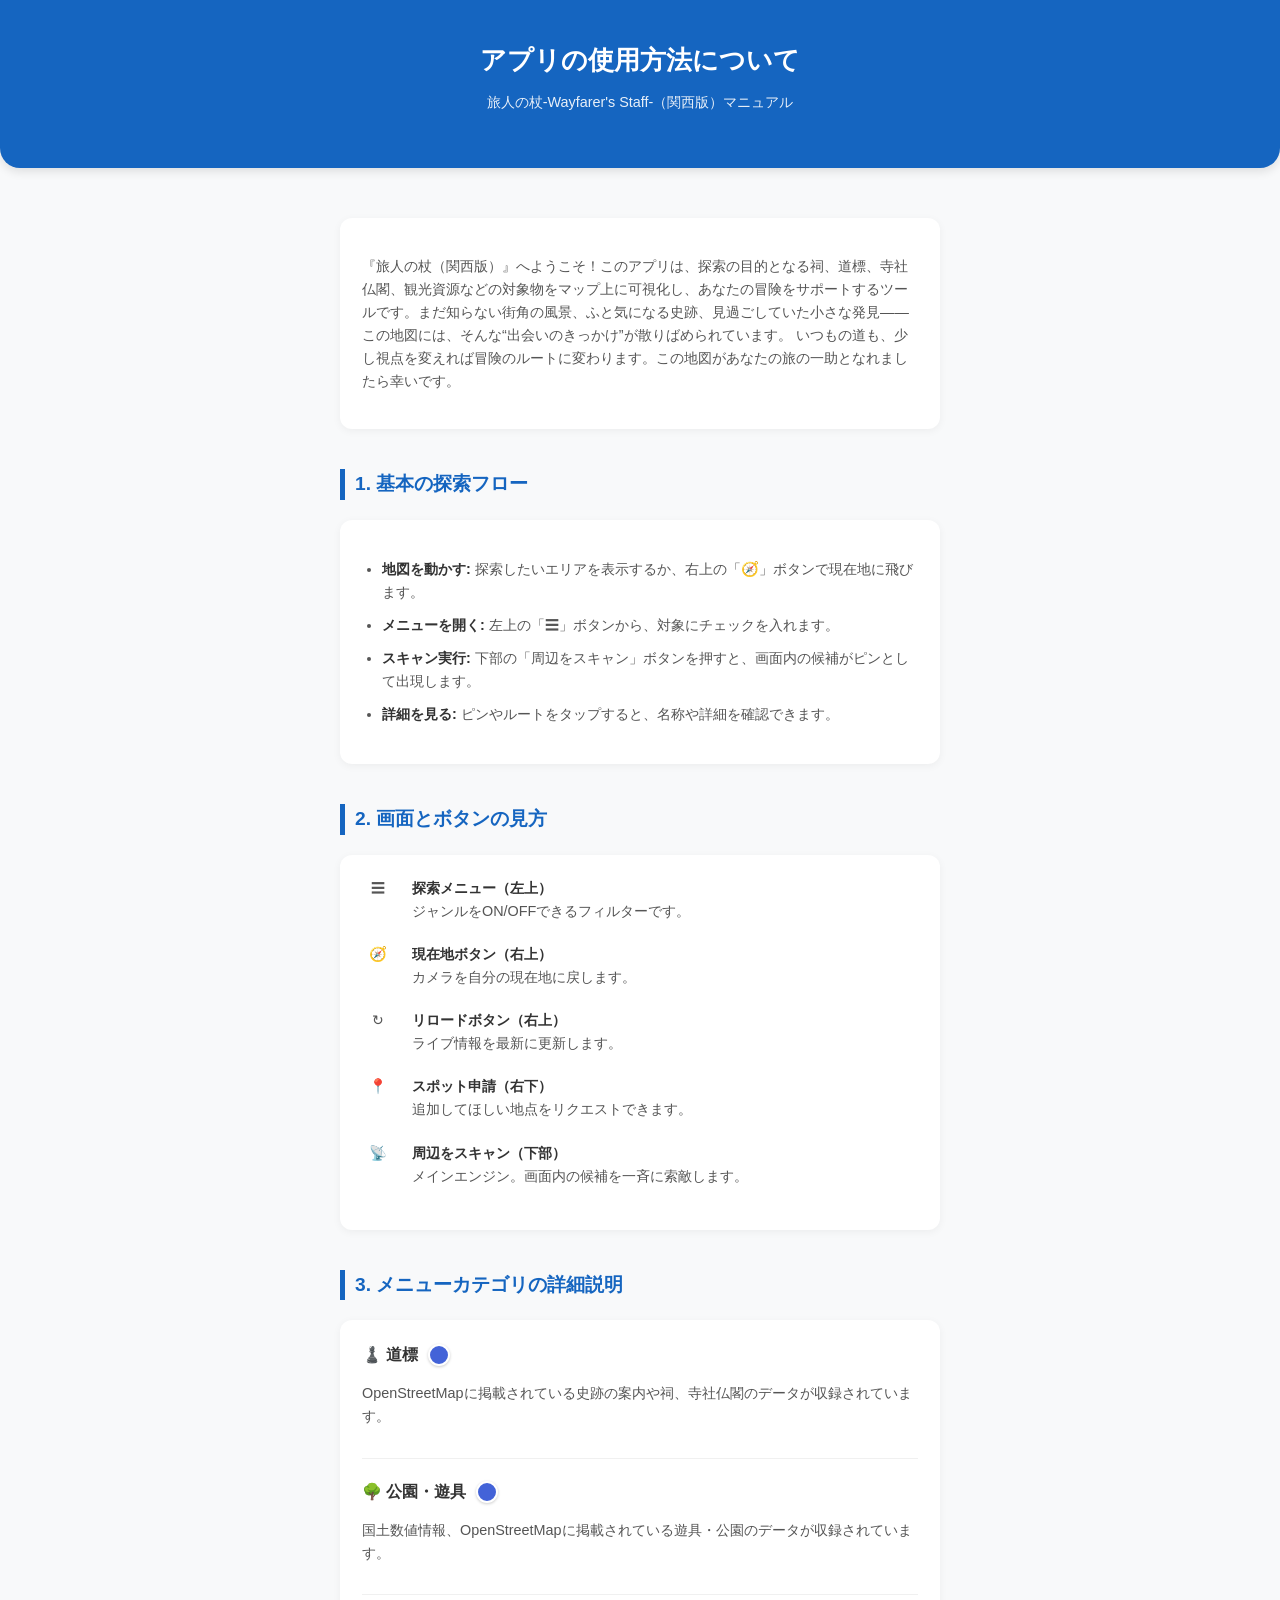
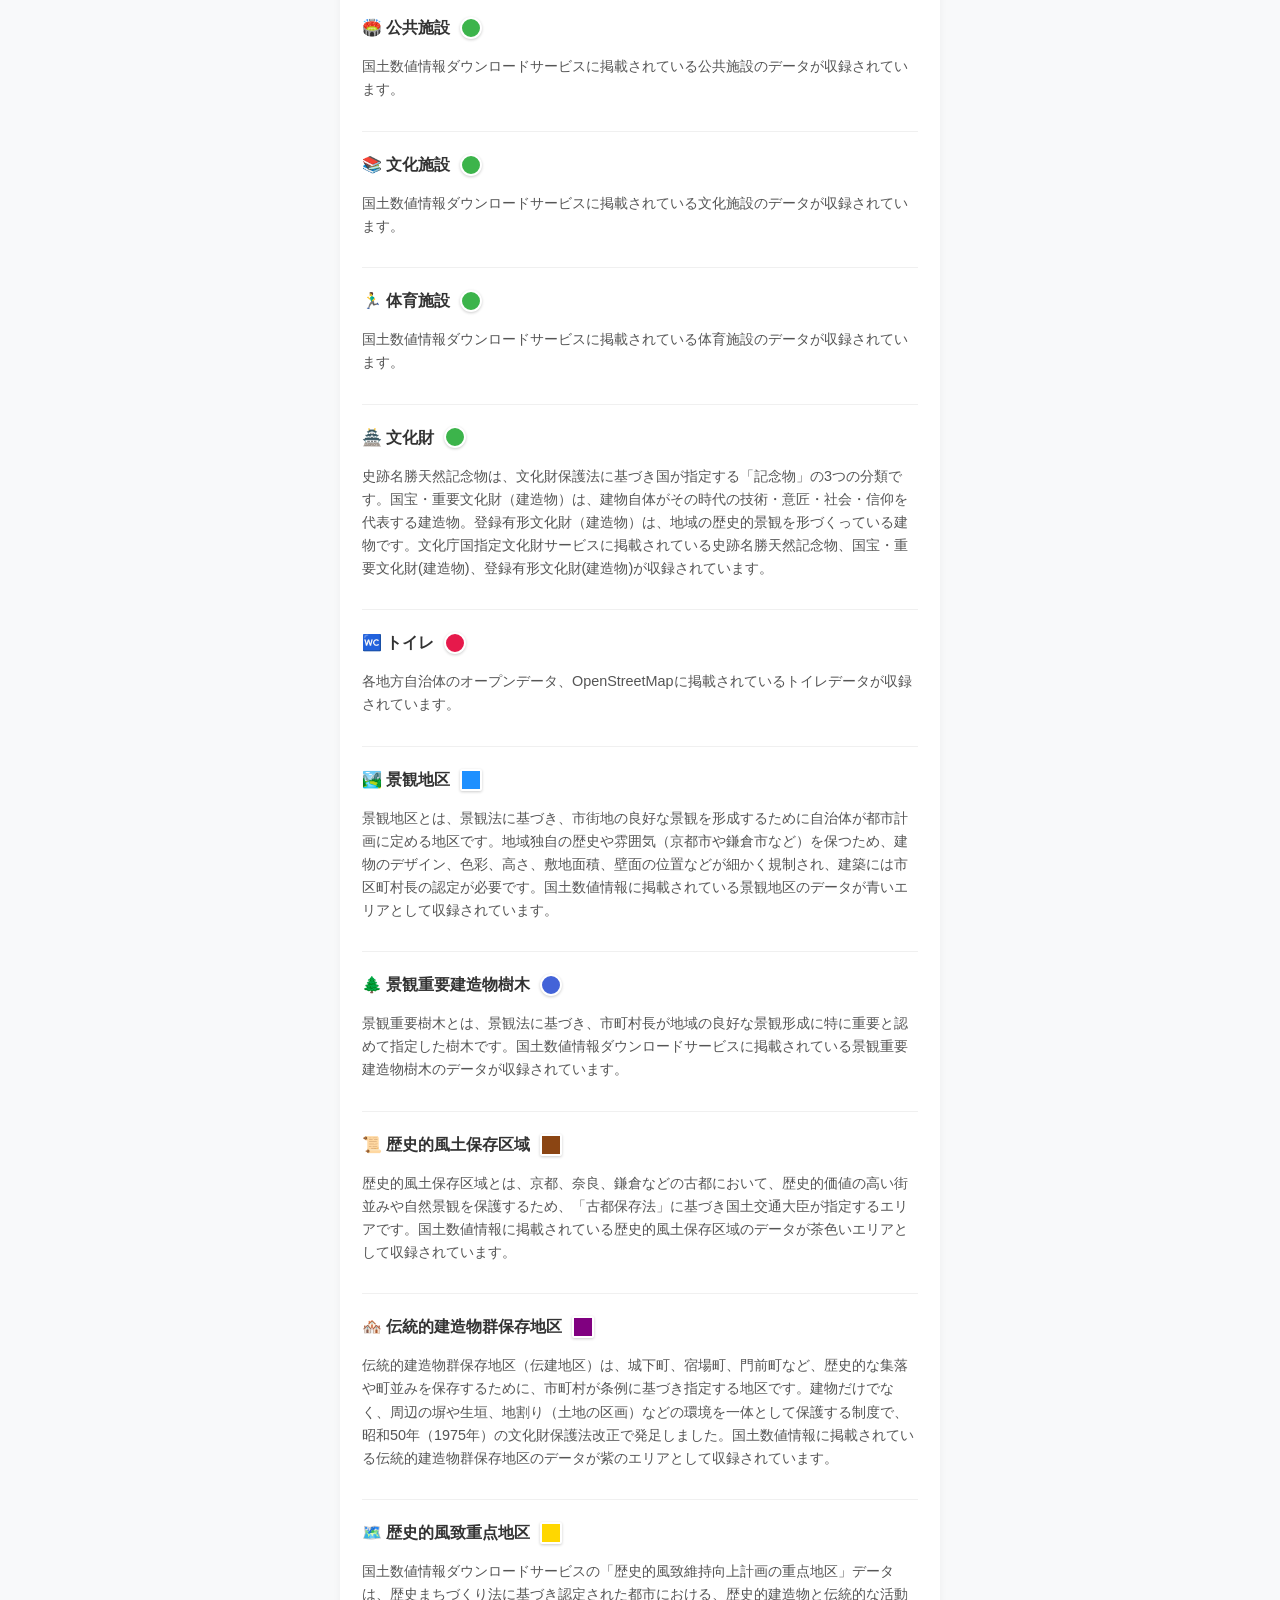
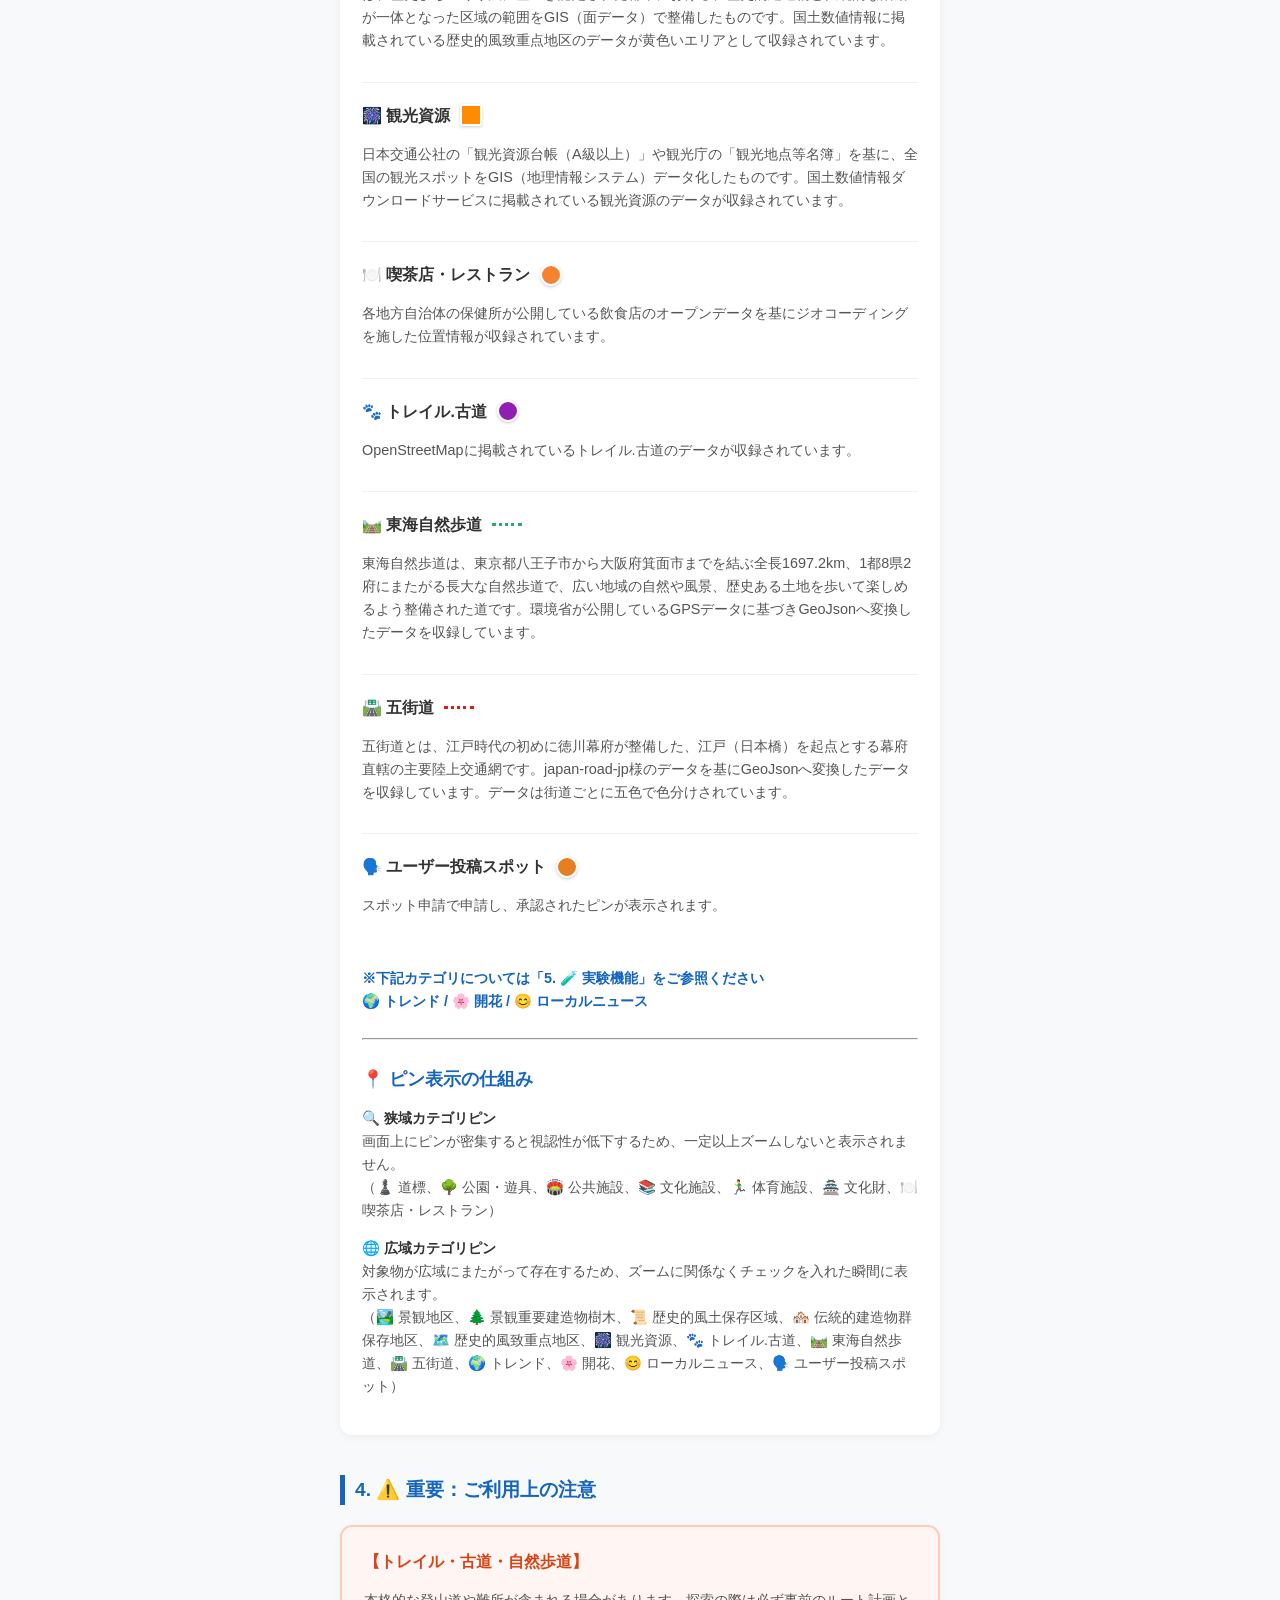
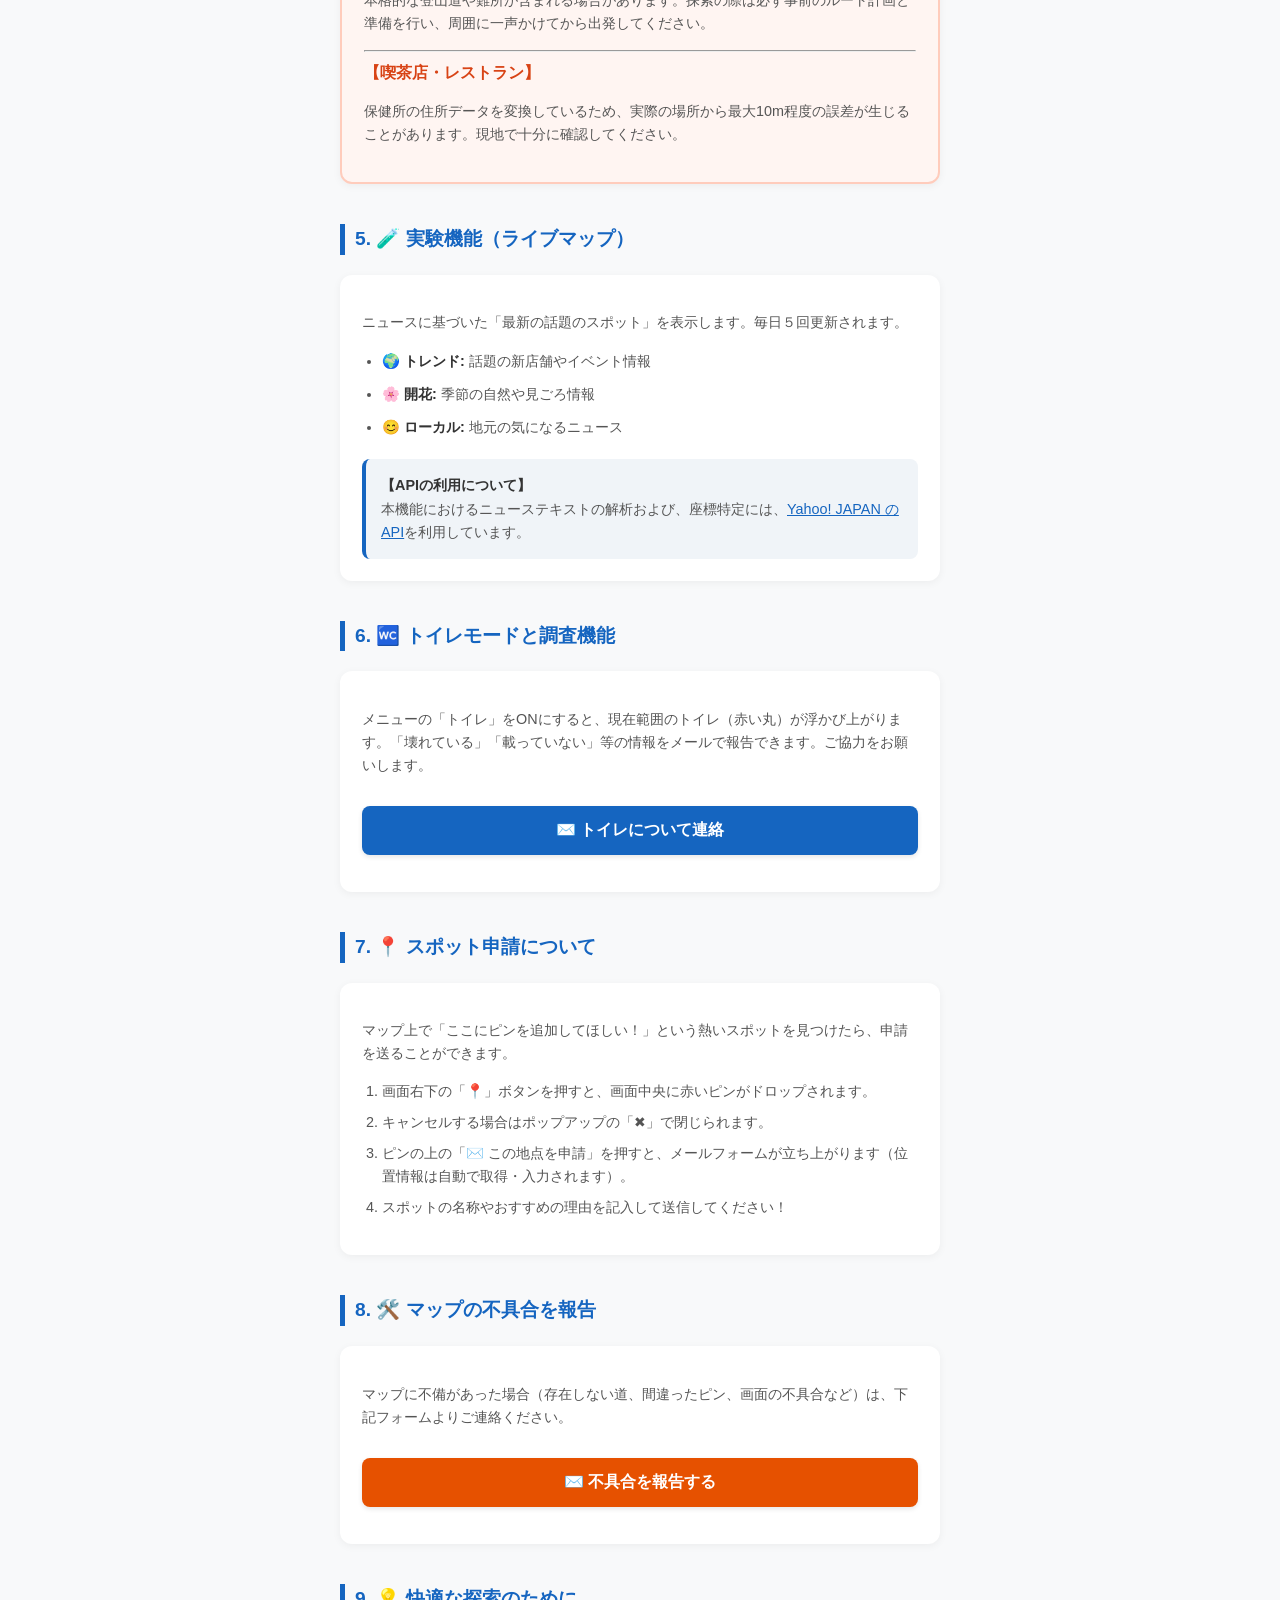
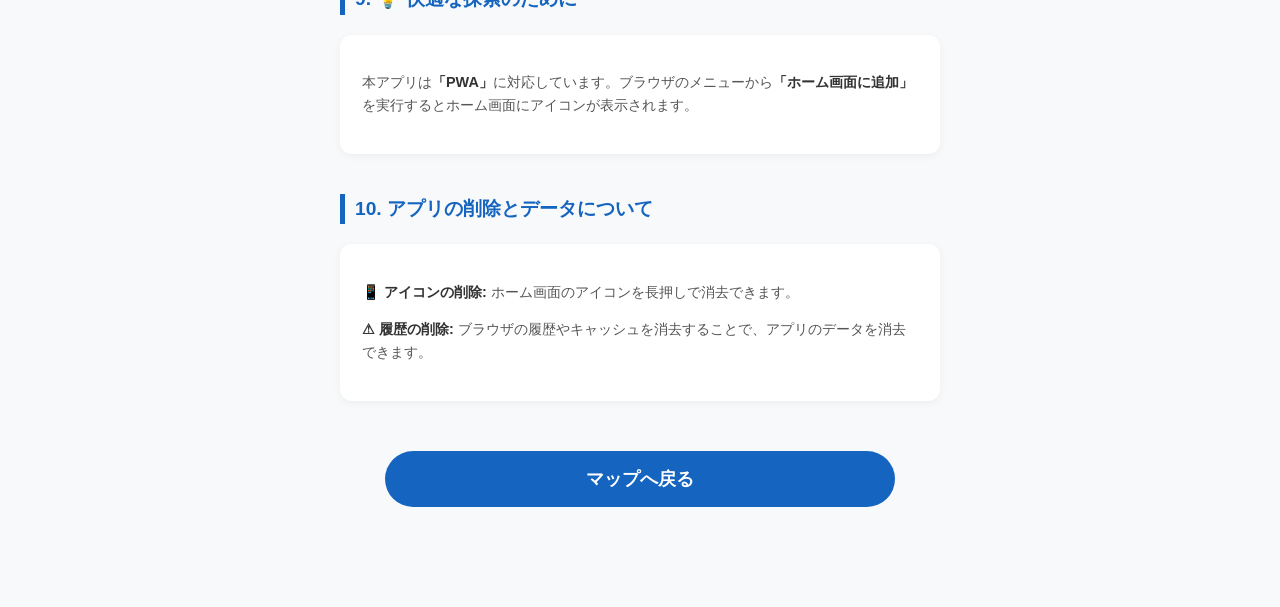
<file: help.html>
<!DOCTYPE html>
<html lang="ja">
<head>
    <meta charset="UTF-8">
    <meta name="viewport" content="width=device-width, initial-scale=1.0, maximum-scale=1.0, user-scalable=no">
    <title>アプリの使用方法について - 旅人の杖と救いの泉</title>
<style>
        :root {
            --primary-color: #1565C0;
            --accent-color: #E65100;
            --bg-color: #f8f9fa;
            --card-bg: #ffffff;
            --text-color: #333;
            --border-radius: 12px;
        }
        body {
            font-family: 'Helvetica Neue', Arial, 'Hiragino Kaku Gothic ProN', 'Hiragino Sans', Meiryo, sans-serif;
            line-height: 1.6;
            color: var(--text-color);
            background-color: var(--bg-color);
            margin: 0;
            padding: 0;
        }
        .container {
            max-width: 600px;
            margin: 0 auto;
            padding: 20px;
        }
        header {
            background-color: var(--primary-color);
            color: white;
            padding: 40px 20px;
            text-align: center;
            border-radius: 0 0 20px 20px;
            margin-bottom: 30px;
            box-shadow: 0 4px 10px rgba(0,0,0,0.1);
        }
        h1 { margin: 0; font-size: 1.6rem; }
        .header-sub { margin-top: 10px; opacity: 0.9; font-size: 0.9rem; }
        
        h2 {
            font-size: 1.2rem;
            color: var(--primary-color);
            border-left: 5px solid var(--primary-color);
            padding-left: 10px;
            margin-top: 40px;
            margin-bottom: 20px;
        }
        h3 {
            font-size: 1.1rem;
            color: var(--primary-color);
            margin-top: 25px;
            margin-bottom: 12px;
        }
        .card {
            background: var(--card-bg);
            padding: 22px;
            border-radius: var(--border-radius);
            box-shadow: 0 2px 8px rgba(0,0,0,0.05);
            margin-bottom: 20px;
        }

        .card p, .card li, .desc-text, .icon-box div {
            font-size: 0.9rem;
            color: #555;
        }
        b { color: var(--text-color); }

        .icon-box {
            display: flex;
            align-items: flex-start;
            margin-bottom: 20px;
        }
        .icon {
            font-size: 1.4rem;
            margin-right: 18px;
            min-width: 32px;
            text-align: center;
        }
        .category-list { list-style: none; padding: 0; margin: 0; }
        .category-item {
            margin-bottom: 20px;
            padding-bottom: 15px;
            border-bottom: 1px solid #f0f0f0;
        }
        .category-item:last-child { border-bottom: none; }
        .category-title {
            display: flex;
            align-items: center;
            font-weight: bold;
            margin-bottom: 6px;
            color: var(--text-color);
        }
        .pin-chip {
            min-width: 18px;
            height: 18px;
            border-radius: 50%;
            margin-left: 10px;
            border: 2px solid #fff;
            box-shadow: 0 1px 3px rgba(0,0,0,0.2);
            display: inline-block;
        }
        .pin-chip.square {
            border-radius: 2px;
        }
        .line-chip {
            width: 30px;
            height: 0;
            margin-left: 10px;
            display: inline-block;
            vertical-align: middle;
        }
        
        .warning-card {
            border: 2px solid #ffccbc;
            background-color: #fff5f2;
        }
        .warning-title {
            color: #d84315;
            font-weight: bold;
            margin-bottom: 12px;
        }

        .api-credit {
            font-size: 0.9rem;
            color: #555;
            background: #f0f4f8;
            padding: 15px;
            border-radius: 8px;
            margin-top: 20px;
            border-left: 4px solid var(--primary-color);
        }

        .contact-btn {
            background-color: var(--primary-color);
            color: white;
            border: none;
            padding: 14px 20px;
            font-size: 1rem;
            font-weight: bold;
            border-radius: 8px;
            cursor: pointer;
            width: 100%;
            margin: 15px 0;
            box-shadow: 0 2px 5px rgba(0,0,0,0.1);
        }
        .footer-btns { margin-top: 50px; padding-bottom: 80px; text-align: center; }
        .close-btn {
            background-color: var(--primary-color);
            color: white;
            border: none;
            padding: 16px 45px;
            font-size: 1.1rem;
            font-weight: bold;
            border-radius: 35px;
            cursor: pointer;
            width: 85%;
        }
        ul { padding-left: 20px; }
        li { margin-bottom: 10px; }
    </style>
</head>
<body>

<header>
    <h1>アプリの使用方法について</h1>
    <p class="header-sub">旅人の杖-Wayfarer's Staff-（関西版）マニュアル</p>
</header>

<div class="container">

    <div class="card">
        <p>『旅人の杖（関西版）』へようこそ！このアプリは、探索の目的となる祠、道標、寺社仏閣、観光資源などの対象物をマップ上に可視化し、あなたの冒険をサポートするツールです。まだ知らない街角の風景、ふと気になる史跡、見過ごしていた小さな発見――この地図には、そんな“出会いのきっかけ”が散りばめられています。
いつもの道も、少し視点を変えれば冒険のルートに変わります。この地図があなたの旅の一助となれましたら幸いです。</p>
    </div>

    <h2>1. 基本の探索フロー</h2>
    <div class="card">
        <ul>
            <li><b>地図を動かす:</b> 探索したいエリアを表示するか、右上の「🧭」ボタンで現在地に飛びます。</li>
            <li><b>メニューを開く:</b> 左上の「☰」ボタンから、対象にチェックを入れます。</li>
            <li><b>スキャン実行:</b> 下部の「周辺をスキャン」ボタンを押すと、画面内の候補がピンとして出現します。</li>
            <li><b>詳細を見る:</b> ピンやルートをタップすると、名称や詳細を確認できます。</li>
        </ul>
    </div>

    <h2>2. 画面とボタンの見方</h2>
    <div class="card">
        <div class="icon-box">
            <div class="icon">☰</div>
            <div><b>探索メニュー（左上）</b><br>ジャンルをON/OFFできるフィルターです。</div>
        </div>
        <div class="icon-box">
            <div class="icon">🧭</div>
            <div><b>現在地ボタン（右上）</b><br>カメラを自分の現在地に戻します。</div>
        </div>
        <div class="icon-box">
            <div class="icon">↻</div>
            <div><b>リロードボタン（右上）</b><br>ライブ情報を最新に更新します。</div>
        </div>
        <div class="icon-box">
            <div class="icon">📍</div>
            <div><b>スポット申請（右下）</b><br>追加してほしい地点をリクエストできます。</div>
        </div>
        <div class="icon-box">
            <div class="icon">📡</div>
            <div><b>周辺をスキャン（下部）</b><br>メインエンジン。画面内の候補を一斉に索敵します。</div>
        </div>
    </div>

    <h2>3. メニューカテゴリの詳細説明</h2>
    <div class="card">
        <div class="category-list">
            <div class="category-item">
                <div class="category-title">♟️ 道標 <div class="pin-chip" style="background:#4363d8;"></div></div>
                <p>OpenStreetMapに掲載されている史跡の案内や祠、寺社仏閣のデータが収録されています。</p>
            </div>
            <div class="category-item">
                <div class="category-title">🌳 公園・遊具 <div class="pin-chip" style="background:#4363d8;"></div></div>
                <p>国土数値情報、OpenStreetMapに掲載されている遊具・公園のデータが収録されています。</p>
            </div>
            <div class="category-item">
                <div class="category-title">🏟️ 公共施設 <div class="pin-chip" style="background:#3cb44b;"></div></div>
                <p>国土数値情報ダウンロードサービスに掲載されている公共施設のデータが収録されています。</p>
            </div>
            <div class="category-item">
                <div class="category-title">📚 文化施設 <div class="pin-chip" style="background:#3cb44b;"></div></div>
                <p>国土数値情報ダウンロードサービスに掲載されている文化施設のデータが収録されています。</p>
            </div>
            <div class="category-item">
                <div class="category-title">🏃‍♂️ 体育施設 <div class="pin-chip" style="background:#3cb44b;"></div></div>
                <p>国土数値情報ダウンロードサービスに掲載されている体育施設のデータが収録されています。</p>
            </div>
            <div class="category-item">
                <div class="category-title">🏯 文化財 <div class="pin-chip" style="background:#3cb44b;"></div></div>
                <p>史跡名勝天然記念物は、文化財保護法に基づき国が指定する「記念物」の3つの分類です。国宝・重要文化財（建造物）は、建物自体がその時代の技術・意匠・社会・信仰を代表する建造物。登録有形文化財（建造物）は、地域の歴史的景観を形づくっている建物です。文化庁国指定文化財サービスに掲載されている史跡名勝天然記念物、国宝・重要文化財(建造物)、登録有形文化財(建造物)が収録されています。</p>
            </div>
            <div class="category-item">
                <div class="category-title">🚾 トイレ <div class="pin-chip" style="background:#e6194B;"></div></div>
                <p>各地方自治体のオープンデータ、OpenStreetMapに掲載されているトイレデータが収録されています。</p>
            </div>
            <div class="category-item">
                <div class="category-title">🏞️ 景観地区 <div class="pin-chip square" style="background:#1E90FF;"></div></div>
                <p>景観地区とは、景観法に基づき、市街地の良好な景観を形成するために自治体が都市計画に定める地区です。地域独自の歴史や雰囲気（京都市や鎌倉市など）を保つため、建物のデザイン、色彩、高さ、敷地面積、壁面の位置などが細かく規制され、建築には市区町村長の認定が必要です。国土数値情報に掲載されている景観地区のデータが青いエリアとして収録されています。</p>
            </div>
            <div class="category-item">
                <div class="category-title">🌲 景観重要建造物樹木 <div class="pin-chip" style="background:#4363d8;"></div></div>
                <p>景観重要樹木とは、景観法に基づき、市町村長が地域の良好な景観形成に特に重要と認めて指定した樹木です。国土数値情報ダウンロードサービスに掲載されている景観重要建造物樹木のデータが収録されています。</p>
            </div>
            <div class="category-item">
                <div class="category-title">📜 歴史的風土保存区域 <div class="pin-chip square" style="background:#8B4513;"></div></div>
                <p>歴史的風土保存区域とは、京都、奈良、鎌倉などの古都において、歴史的価値の高い街並みや自然景観を保護するため、「古都保存法」に基づき国土交通大臣が指定するエリアです。国土数値情報に掲載されている歴史的風土保存区域のデータが茶色いエリアとして収録されています。</p>
            </div>
            <div class="category-item">
                <div class="category-title">🏘️ 伝統的建造物群保存地区 <div class="pin-chip square" style="background:#800080;"></div></div>
                <p>伝統的建造物群保存地区（伝建地区）は、城下町、宿場町、門前町など、歴史的な集落や町並みを保存するために、市町村が条例に基づき指定する地区です。建物だけでなく、周辺の塀や生垣、地割り（土地の区画）などの環境を一体として保護する制度で、昭和50年（1975年）の文化財保護法改正で発足しました。国土数値情報に掲載されている伝統的建造物群保存地区のデータが紫のエリアとして収録されています。</p>
            </div>
            <div class="category-item">
                <div class="category-title">🗺️ 歴史的風致重点地区 <div class="pin-chip square" style="background:#FFD700;"></div></div>
                <p>国土数値情報ダウンロードサービスの「歴史的風致維持向上計画の重点地区」データは、歴史まちづくり法に基づき認定された都市における、歴史的建造物と伝統的な活動が一体となった区域の範囲をGIS（面データ）で整備したものです。国土数値情報に掲載されている歴史的風致重点地区のデータが黄色いエリアとして収録されています。</p>
            </div>
            <div class="category-item">
                <div class="category-title">🎆 観光資源 <div class="pin-chip square" style="background:#FF8C00;"></div></div>
                <p>日本交通公社の「観光資源台帳（A級以上）」や観光庁の「観光地点等名簿」を基に、全国の観光スポットをGIS（地理情報システム）データ化したものです。国土数値情報ダウンロードサービスに掲載されている観光資源のデータが収録されています。</p>
            </div>
            <div class="category-item">
                <div class="category-title">🍽️ 喫茶店・レストラン <div class="pin-chip" style="background:#f58231;"></div></div>
                <p>各地方自治体の保健所が公開している飲食店のオープンデータを基にジオコーディングを施した位置情報が収録されています。</p>
            </div>
            <div class="category-item">
                <div class="category-title">🐾 トレイル.古道 <div class="pin-chip" style="background:#911eb4;"></div></div>
                <p>OpenStreetMapに掲載されているトレイル.古道のデータが収録されています。</p>
            </div>
            <div class="category-item">
                <div class="category-title">🛤️ 東海自然歩道 <div class="line-chip" style="border-top: 3px dotted #27ae60;"></div></div>
                <p>東海自然歩道は、東京都八王子市から大阪府箕面市までを結ぶ全長1697.2km、1都8県2府にまたがる長大な自然歩道で、広い地域の自然や風景、歴史ある土地を歩いて楽しめるよう整備された道です。環境省が公開しているGPSデータに基づきGeoJsonへ変換したデータを収録しています。</p>
            </div>
            <div class="category-item">
                <div class="category-title">🛣️ 五街道 <div class="line-chip" style="border-top: 3px dotted #d91e18;"></div></div>
                <p>五街道とは、江戸時代の初めに徳川幕府が整備した、江戸（日本橋）を起点とする幕府直轄の主要陸上交通網です。japan-road-jp様のデータを基にGeoJsonへ変換したデータを収録しています。データは街道ごとに五色で色分けされています。</p>
            </div>
            <div class="category-item">
                <div class="category-title">🗣️ ユーザー投稿スポット <div class="pin-chip" style="background:#e67e22;"></div></div>
                <p>スポット申請で申請し、承認されたピンが表示されます。</p>
            </div>
            </div>

        <p style="margin-top: 20px; color: #1565C0; font-weight: bold;">
            ※下記カテゴリについては「5. 🧪 実験機能」をご参照ください<br>
            🌍 トレンド / 🌸 開花 / 😊 ローカルニュース
        </p>

        <hr style="margin: 25px 0;">

        <h3>📍 ピン表示の仕組み</h3>
        <p><b>🔍 狭域カテゴリピン</b><br>
        画面上にピンが密集すると視認性が低下するため、一定以上ズームしないと表示されません。<br>
        （♟️ 道標、🌳 公園・遊具、🏟️ 公共施設、📚 文化施設、🏃‍♂️ 体育施設、🏯 文化財、🍽️ 喫茶店・レストラン）</p>

        <p><b>🌐 広域カテゴリピン</b><br>
        対象物が広域にまたがって存在するため、ズームに関係なくチェックを入れた瞬間に表示されます。<br>
        （🏞️ 景観地区、🌲 景観重要建造物樹木、📜 歴史的風土保存区域、🏘️ 伝統的建造物群保存地区、🗺️ 歴史的風致重点地区、🎆 観光資源、🐾 トレイル.古道、🛤️ 東海自然歩道、🛣️ 五街道、🌍 トレンド、🌸 開花、😊 ローカルニュース、🗣️ ユーザー投稿スポット）</p>
    </div>

    <h2>4. ⚠️ 重要：ご利用上の注意</h2>
    <div class="card warning-card">
        <div class="warning-title">【トレイル・古道・自然歩道】</div>
        <p>本格的な登山道や難所が含まれる場合があります。探索の際は必ず事前のルート計画と準備を行い、周囲に一声かけてから出発してください。</p>
        <hr>
        <div class="warning-title">【喫茶店・レストラン】</div>
        <p>保健所の住所データを変換しているため、実際の場所から最大10m程度の誤差が生じることがあります。現地で十分に確認してください。</p>
    </div>

    <h2>5. 🧪 実験機能（ライブマップ）</h2>
    <div class="card">
        <p>ニュースに基づいた「最新の話題のスポット」を表示します。毎日５回更新されます。</p>
        <ul>
            <li><b>🌍 トレンド:</b> 話題の新店舗やイベント情報</li>
            <li><b>🌸 開花:</b> 季節の自然や見ごろ情報</li>
            <li><b>😊 ローカル:</b> 地元の気になるニュース</li>
        </ul>
        <div class="api-credit">
            <b>【APIの利用について】</b><br>
            本機能におけるニューステキストの解析および、座標特定には、<a href="https://developer.yahoo.co.jp/sitemap/" target="_blank" style="color: var(--primary-color);">Yahoo! JAPAN のAPI</a>を利用しています。
        </div>
    </div>

    <h2>6. 🚾 トイレモードと調査機能</h2>
    <div class="card">
        <p>メニューの「トイレ」をONにすると、現在範囲のトイレ（赤い丸）が浮かび上がります。「壊れている」「載っていない」等の情報をメールで報告できます。ご協力をお願いします。</p>
        <button id="toilet-contact-btn" class="contact-btn">✉️ トイレについて連絡</button>
    </div>

    <h2>7. 📍 スポット申請について</h2>
    <div class="card">
        <p>マップ上で「ここにピンを追加してほしい！」という熱いスポットを見つけたら、申請を送ることができます。</p>
        <ol style="padding-left: 20px; font-size: 0.9rem; color: #555;">
            <li style="margin-bottom: 8px;">画面右下の「📍」ボタンを押すと、画面中央に赤いピンがドロップされます。</li>
            <li style="margin-bottom: 8px;">キャンセルする場合はポップアップの「✖」で閉じられます。</li>
            <li style="margin-bottom: 8px;">ピンの上の「✉️ この地点を申請」を押すと、メールフォームが立ち上がります（位置情報は自動で取得・入力されます）。</li>
            <li style="margin-bottom: 8px;">スポットの名称やおすすめの理由を記入して送信してください！</li>
        </ol>
    </div>

    <h2>8. 🛠️ マップの不具合を報告</h2>
    <div class="card">
        <p>マップに不備があった場合（存在しない道、間違ったピン、画面の不具合など）は、下記フォームよりご連絡ください。</p>
        <button id="bug-contact-btn" class="contact-btn" style="background-color: #E65100;">✉️ 不具合を報告する</button>
    </div>
    <h2>9. 💡 快適な探索のために</h2>
    <div class="card">
        <p>本アプリは<b>「PWA」</b>に対応しています。ブラウザのメニューから<b>「ホーム画面に追加」</b>を実行するとホーム画面にアイコンが表示されます。</p>
    </div>

    <h2>10. アプリの削除とデータについて</h2>
    <div class="card">
        <p><b>📱 アイコンの削除:</b> ホーム画面のアイコンを長押しで消去できます。</p>
        <p><b>⚠ 履歴の削除:</b> ブラウザの履歴やキャッシュを消去することで、アプリのデータを消去できます。</p>
    </div>

    <div class="footer-btns">
        <button onclick="window.location.href='index.html';" class="close-btn">マップへ戻る</button>
    </div>

</div>

<script>
    // ▼ トイレ報告ボタンの処理
    document.getElementById('toilet-contact-btn').addEventListener('click', function() {
        const btn = this;
        if ("geolocation" in navigator) {
            btn.innerText = "🔄 座標を取得中...";
            navigator.geolocation.getCurrentPosition(
                function(position) {
                    const lat = position.coords.latitude;
                    const lng = position.coords.longitude;
                    const subject = encodeURIComponent("トイレ情報提供（旅人の杖 関西版）");
                    const body = encodeURIComponent(
                        "【トイレに関する情報提供】\n\n" +
                        "現在地の座標：\n" +
                        "緯度: " + lat + "\n" +
                        "経度: " + lng + "\n\n" +
                        "▼Googleマップで位置を確認\n" +
                        "https://www.google.com/maps?q=" + lat + "," + lng + "\n\n" +
                        "状況を下記にご記入ください：\n" +
                        "（例：トイレが閉鎖されている、新しいトイレがある、など）\n\n"
                    );
                    window.location.href = "mailto:information.app.excellent@gmail.com?subject=" + subject + "&body=" + body;
                    btn.innerText = "✉️ トイレについて連絡";
                },
                function(error) {
                    alert("位置情報が取得できませんでした。端末の設定を確認してください。");
                    btn.innerText = "✉️ トイレについて連絡";
                },
                { enableHighAccuracy: true, timeout: 10000, maximumAge: 0 }
            );
        } else {
            alert("お使いのブラウザは位置情報に対応していません。");
        }
    });

    // ▼ 新規追加：不具合報告ボタンの処理
    document.getElementById('bug-contact-btn').addEventListener('click', function() {
        const subject = encodeURIComponent("マップの不具合報告（旅人の杖 関西版）");
        const body = encodeURIComponent(
            "【マップの不具合についてのご連絡】\n\n" +
            "不備の内容を下記にご記入ください：\n" +
            "（例：〇〇というピンの位置がずれている、画面がおかしくなる、など）\n\n" +
            "-------------------------\n"
        );
        window.location.href = "mailto:information.app.excellent@gmail.com?subject=" + subject + "&body=" + body;
    });
</script>

</body>
</html>
</file>
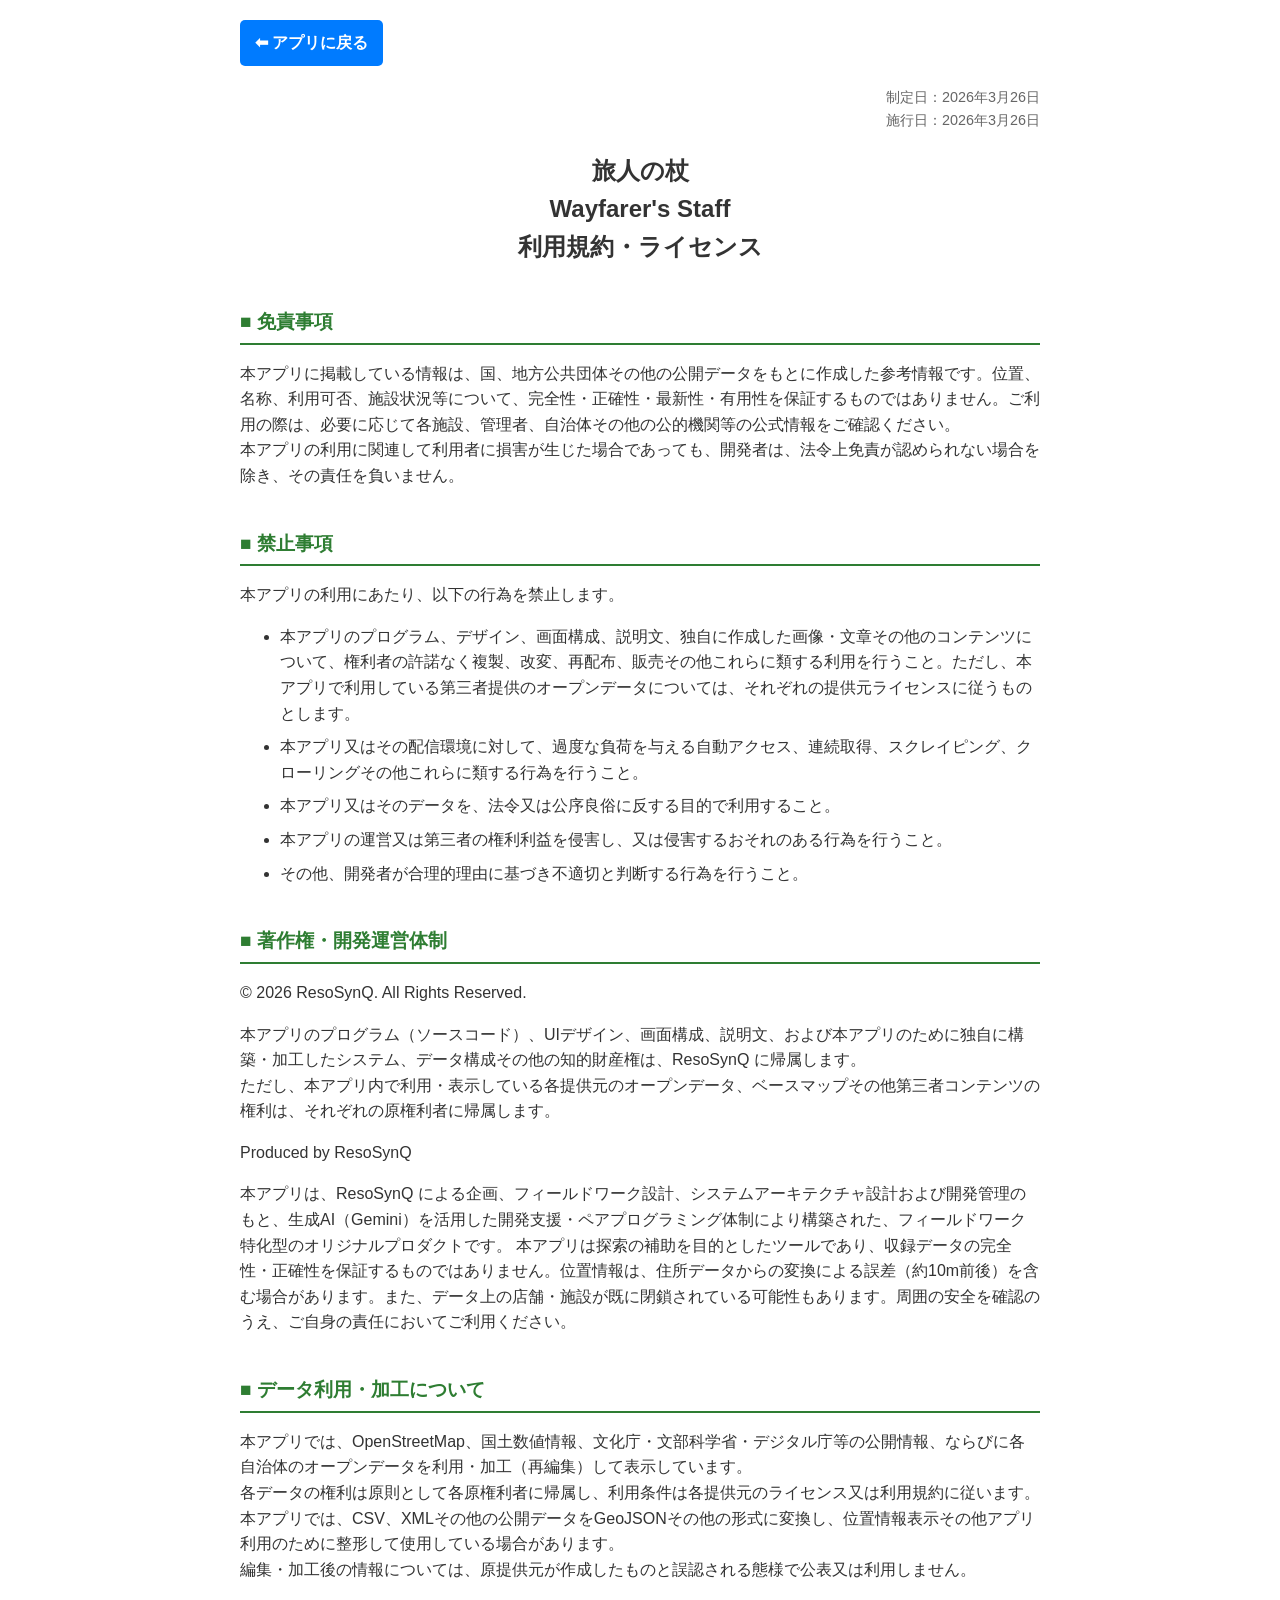
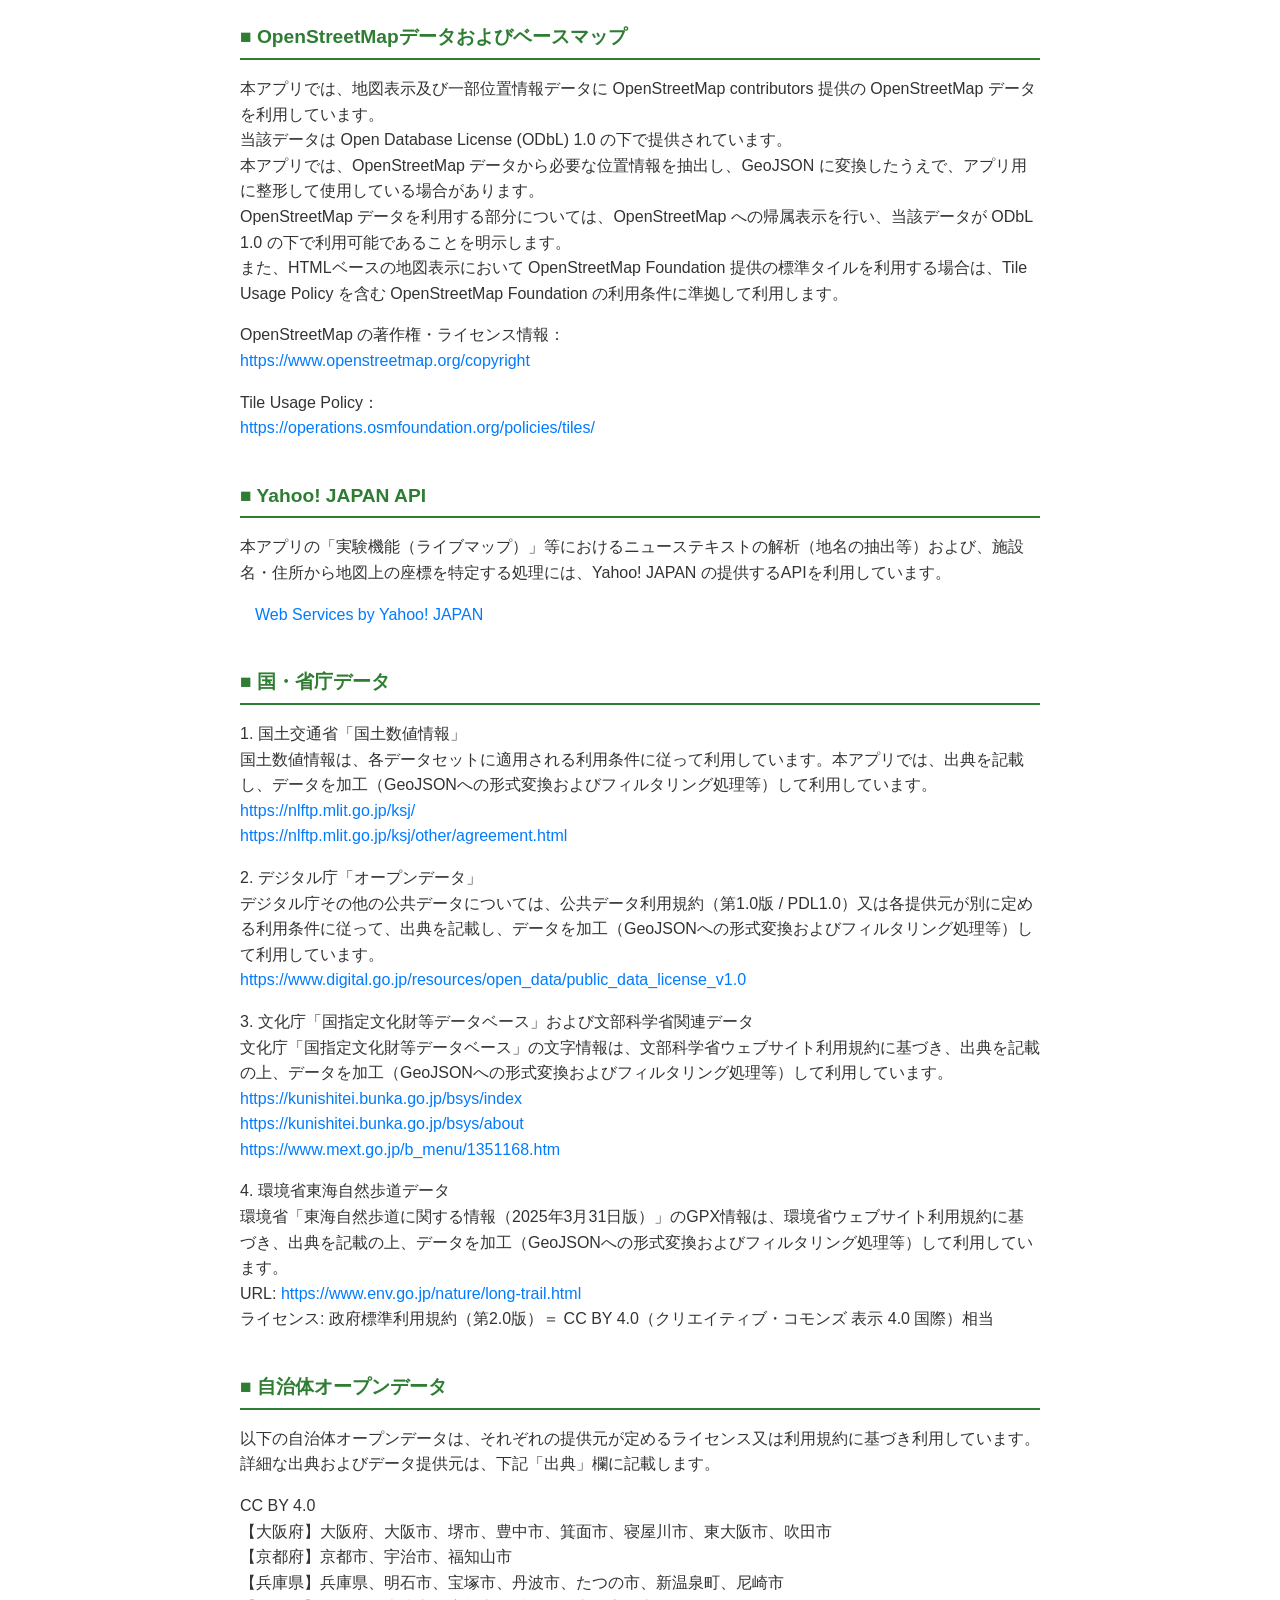
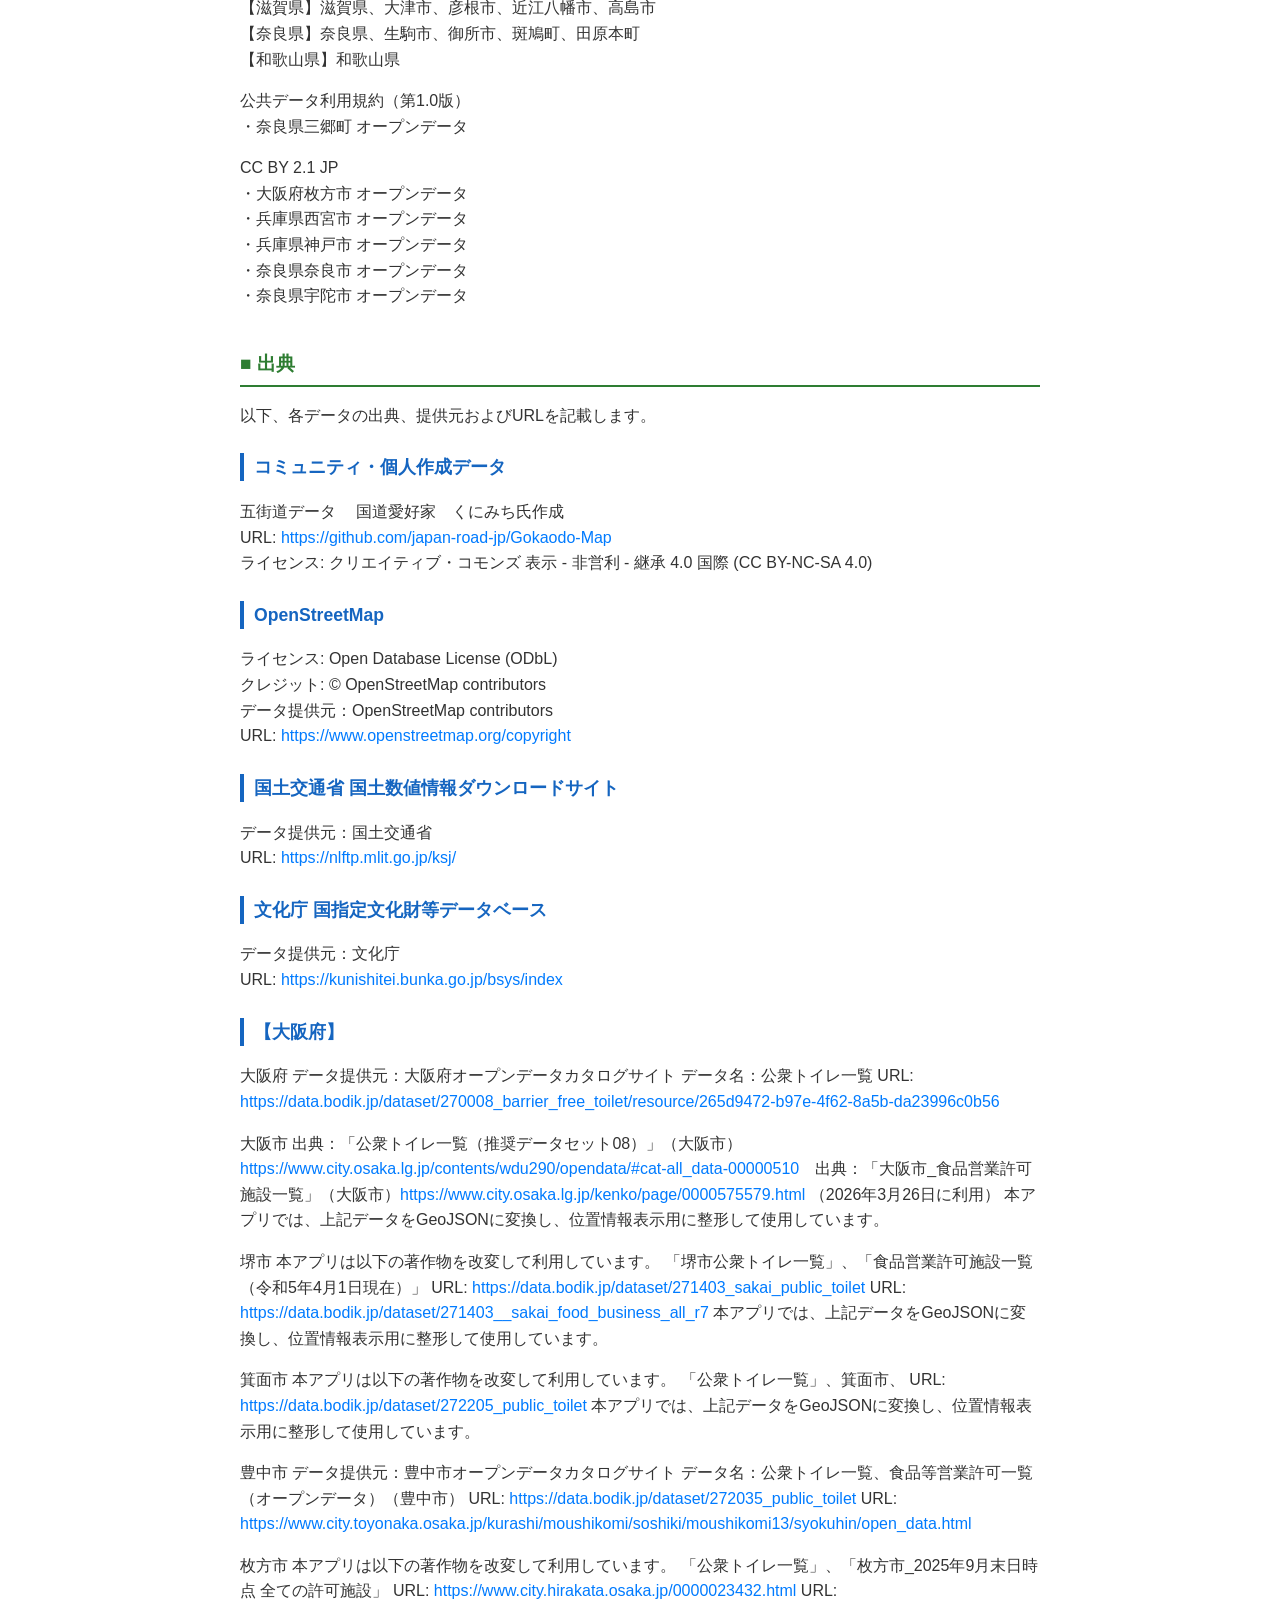
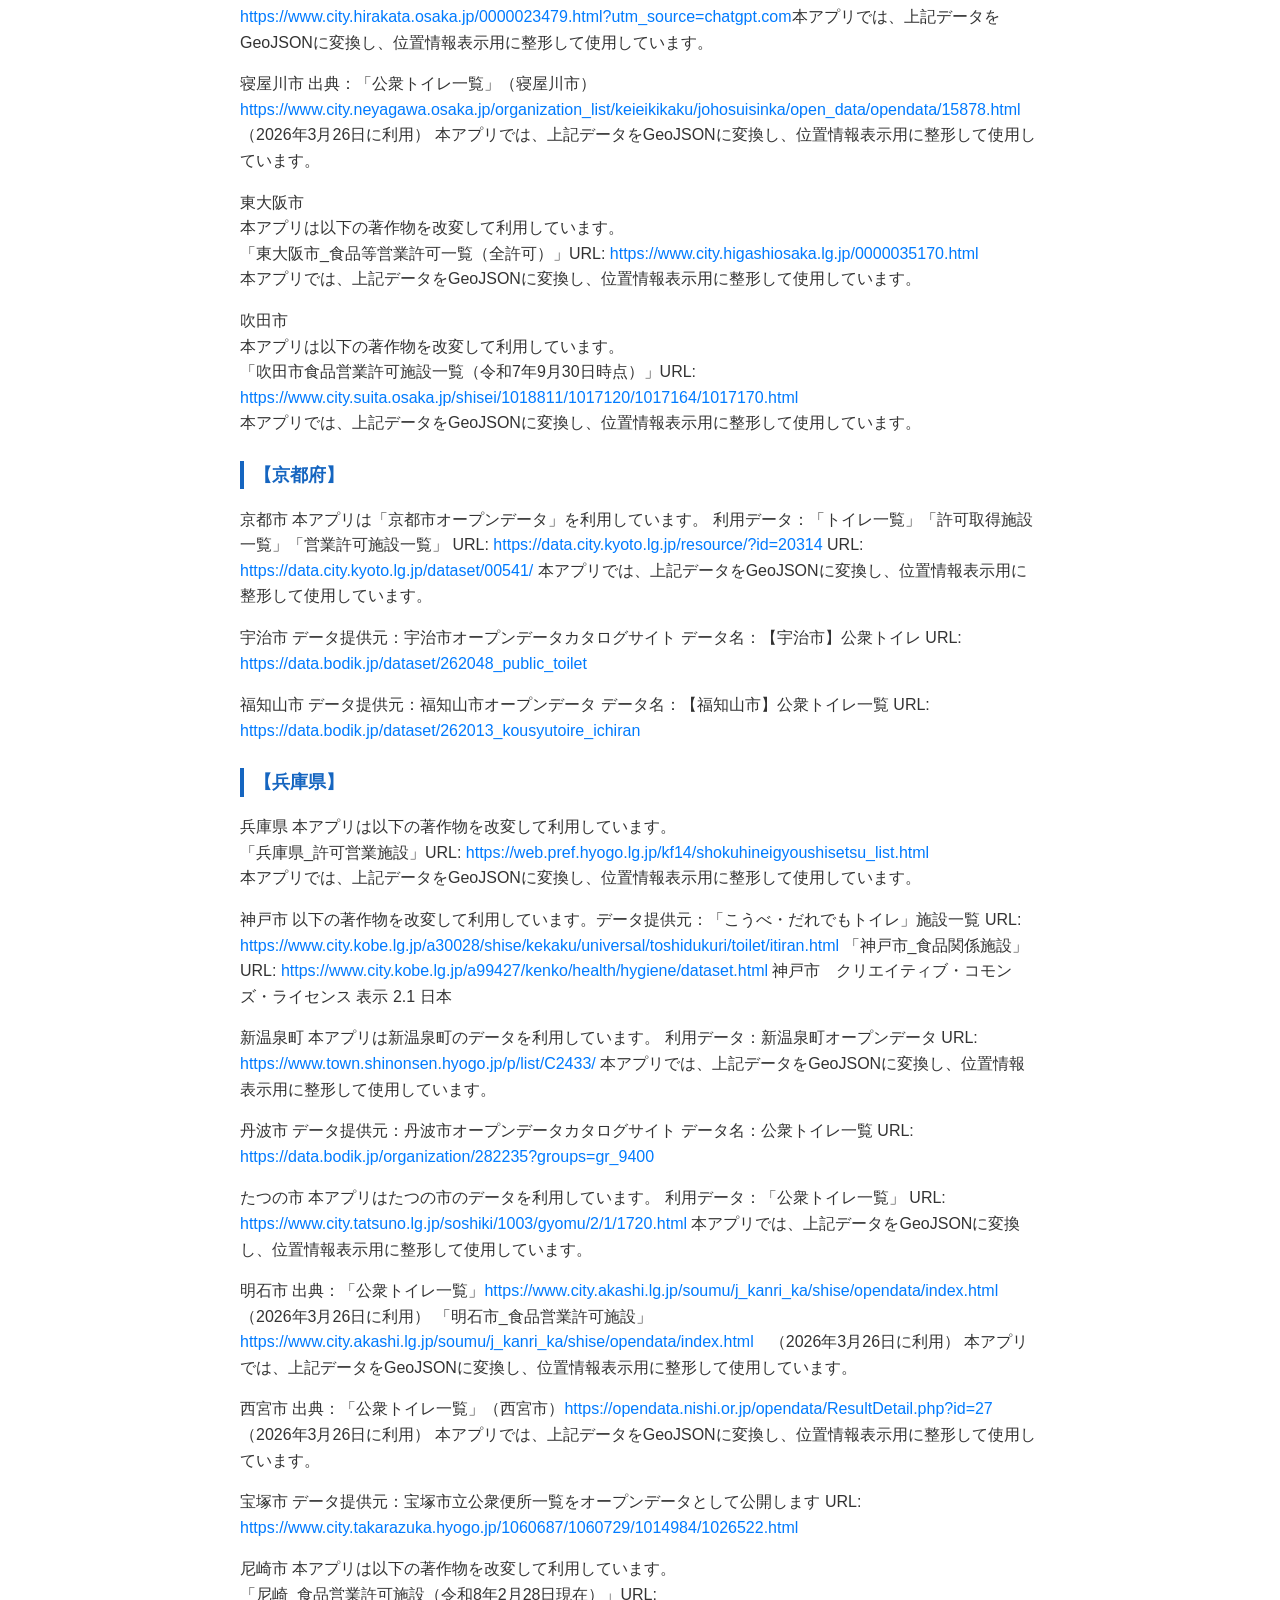
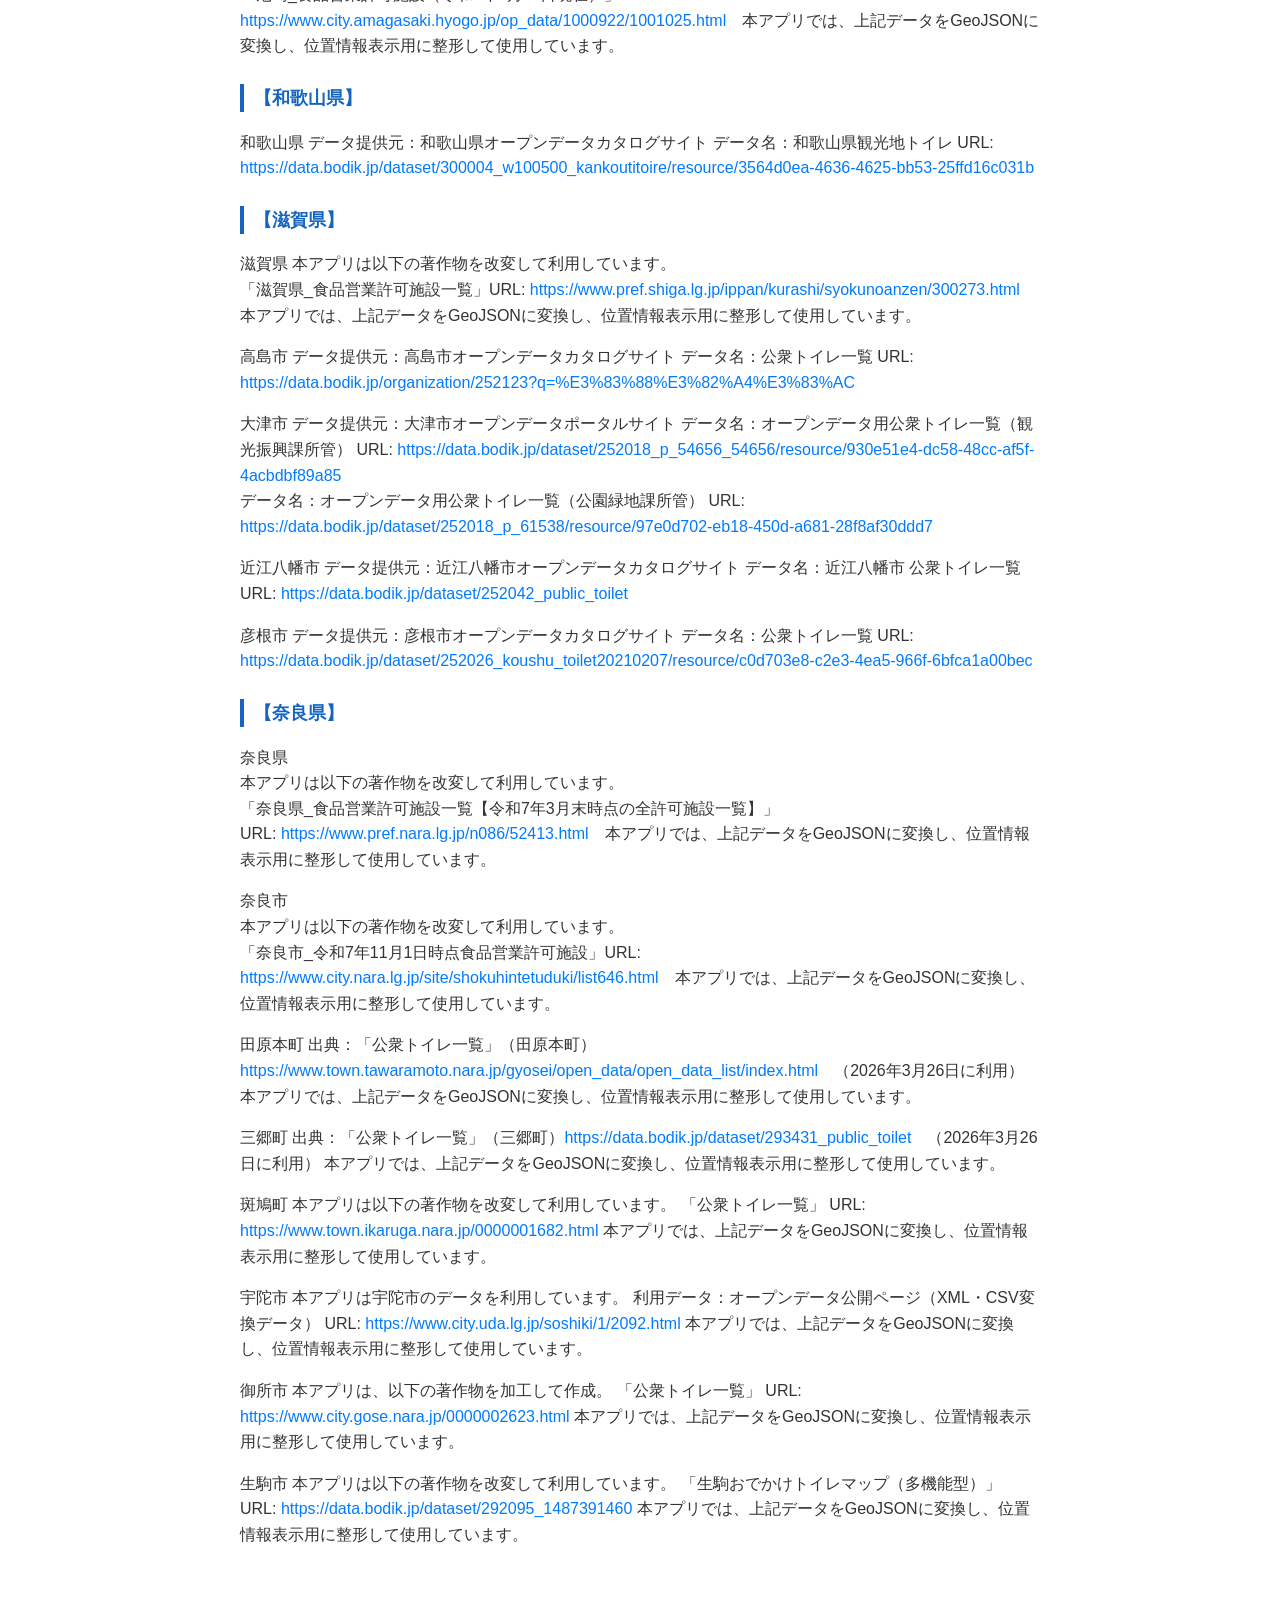
<file: license.html>
<!DOCTYPE html>
<html lang="ja">
<head>
    <meta charset="UTF-8">
    <meta name="viewport" content="width=device-width, initial-scale=1.0">
    <title>利用規約・ライセンス - 旅人の杖</title>
    <style>
        body { font-family: sans-serif; line-height: 1.6; padding: 20px; max-width: 800px; margin: 0 auto; color: #333; word-wrap: break-word; }
        h1 { font-size: 1.5em; text-align: center; margin-bottom: 20px; }
        h2 { color: #2E7D32; border-bottom: 2px solid #2E7D32; padding-bottom: 5px; margin-top: 40px; font-size: 1.2em; }
        h3 { color: #1565C0; margin-top: 25px; font-size: 1.1em; border-left: 4px solid #1565C0; padding-left: 10px; }
        p { margin-bottom: 1em; }
        ul, ol { margin-bottom: 1em; }
        li { margin-bottom: 0.5em; }
        .back-btn { display: inline-block; margin-bottom: 20px; padding: 10px 15px; background: #007BFF; color: white; text-decoration: none; border-radius: 5px; font-weight: bold; }
        .back-btn:hover { background: #0056b3; }
        a { color: #007BFF; text-decoration: none; }
        a:hover { text-decoration: underline; }
        .date-header { text-align: right; font-size: 0.9em; color: #666; margin-bottom: 20px; }
    </style>
</head>
<body>
    <a href="index.html" class="back-btn">⬅ アプリに戻る</a>

    <div class="date-header">
        制定日：2026年3月26日<br>
        施行日：2026年3月26日
    </div>

    <h1>旅人の杖<br>Wayfarer's Staff<br>利用規約・ライセンス</h1>

    <h2>■ 免責事項</h2>
    <p>本アプリに掲載している情報は、国、地方公共団体その他の公開データをもとに作成した参考情報です。位置、名称、利用可否、施設状況等について、完全性・正確性・最新性・有用性を保証するものではありません。ご利用の際は、必要に応じて各施設、管理者、自治体その他の公的機関等の公式情報をご確認ください。<br>本アプリの利用に関連して利用者に損害が生じた場合であっても、開発者は、法令上免責が認められない場合を除き、その責任を負いません。</p>

    <h2>■ 禁止事項</h2>
    <p>本アプリの利用にあたり、以下の行為を禁止します。</p>
    <ul>
        <li>本アプリのプログラム、デザイン、画面構成、説明文、独自に作成した画像・文章その他のコンテンツについて、権利者の許諾なく複製、改変、再配布、販売その他これらに類する利用を行うこと。ただし、本アプリで利用している第三者提供のオープンデータについては、それぞれの提供元ライセンスに従うものとします。</li>
        <li>本アプリ又はその配信環境に対して、過度な負荷を与える自動アクセス、連続取得、スクレイピング、クローリングその他これらに類する行為を行うこと。</li>
        <li>本アプリ又はそのデータを、法令又は公序良俗に反する目的で利用すること。</li>
        <li>本アプリの運営又は第三者の権利利益を侵害し、又は侵害するおそれのある行為を行うこと。</li>
        <li>その他、開発者が合理的理由に基づき不適切と判断する行為を行うこと。</li>
    </ul>

    <h2>■ 著作権・開発運営体制</h2>
    <p>© 2026 ResoSynQ. All Rights Reserved.</p>
    <p>本アプリのプログラム（ソースコード）、UIデザイン、画面構成、説明文、および本アプリのために独自に構築・加工したシステム、データ構成その他の知的財産権は、ResoSynQ に帰属します。<br>ただし、本アプリ内で利用・表示している各提供元のオープンデータ、ベースマップその他第三者コンテンツの権利は、それぞれの原権利者に帰属します。</p>
    <p>Produced by ResoSynQ</p>
    <p>本アプリは、ResoSynQ による企画、フィールドワーク設計、システムアーキテクチャ設計および開発管理のもと、生成AI（Gemini）を活用した開発支援・ペアプログラミング体制により構築された、フィールドワーク特化型のオリジナルプロダクトです。 本アプリは探索の補助を目的としたツールであり、収録データの完全性・正確性を保証するものではありません。位置情報は、住所データからの変換による誤差（約10m前後）を含む場合があります。また、データ上の店舗・施設が既に閉鎖されている可能性もあります。周囲の安全を確認のうえ、ご自身の責任においてご利用ください。</p>

    <h2>■ データ利用・加工について</h2>
    <p>本アプリでは、OpenStreetMap、国土数値情報、文化庁・文部科学省・デジタル庁等の公開情報、ならびに各自治体のオープンデータを利用・加工（再編集）して表示しています。<br>各データの権利は原則として各原権利者に帰属し、利用条件は各提供元のライセンス又は利用規約に従います。<br>本アプリでは、CSV、XMLその他の公開データをGeoJSONその他の形式に変換し、位置情報表示その他アプリ利用のために整形して使用している場合があります。<br>編集・加工後の情報については、原提供元が作成したものと誤認される態様で公表又は利用しません。</p>

    <h2>■ OpenStreetMapデータおよびベースマップ</h2>
    <p>本アプリでは、地図表示及び一部位置情報データに OpenStreetMap contributors 提供の OpenStreetMap データを利用しています。<br>当該データは Open Database License (ODbL) 1.0 の下で提供されています。<br>本アプリでは、OpenStreetMap データから必要な位置情報を抽出し、GeoJSON に変換したうえで、アプリ用に整形して使用している場合があります。<br>OpenStreetMap データを利用する部分については、OpenStreetMap への帰属表示を行い、当該データが ODbL 1.0 の下で利用可能であることを明示します。<br>また、HTMLベースの地図表示において OpenStreetMap Foundation 提供の標準タイルを利用する場合は、Tile Usage Policy を含む OpenStreetMap Foundation の利用条件に準拠して利用します。</p>
    <p>OpenStreetMap の著作権・ライセンス情報：<br><a href="https://www.openstreetmap.org/copyright" target="_blank">https://www.openstreetmap.org/copyright</a></p>
    <p>Tile Usage Policy：<br><a href="https://operations.osmfoundation.org/policies/tiles/" target="_blank">https://operations.osmfoundation.org/policies/tiles/</a></p>

<h2>■ Yahoo! JAPAN API</h2>
    <p>本アプリの「実験機能（ライブマップ）」等におけるニューステキストの解析（地名の抽出等）および、施設名・住所から地図上の座標を特定する処理には、Yahoo! JAPAN の提供するAPIを利用しています。</p>
    
    <span style="margin:15px 15px 15px 15px"><a href="https://developer.yahoo.co.jp/sitemap/">Web Services by Yahoo! JAPAN</a></span>

    </p>
    <h2>■ 国・省庁データ</h2>
    <p>1. 国土交通省「国土数値情報」<br>
    国土数値情報は、各データセットに適用される利用条件に従って利用しています。本アプリでは、出典を記載し、データを加工（GeoJSONへの形式変換およびフィルタリング処理等）して利用しています。<br>
    <a href="https://nlftp.mlit.go.jp/ksj/" target="_blank">https://nlftp.mlit.go.jp/ksj/</a><br>
    <a href="https://nlftp.mlit.go.jp/ksj/other/agreement.html" target="_blank">https://nlftp.mlit.go.jp/ksj/other/agreement.html</a></p>

    <p>2. デジタル庁「オープンデータ」<br>
    デジタル庁その他の公共データについては、公共データ利用規約（第1.0版 / PDL1.0）又は各提供元が別に定める利用条件に従って、出典を記載し、データを加工（GeoJSONへの形式変換およびフィルタリング処理等）して利用しています。<br>
    <a href="https://www.digital.go.jp/resources/open_data/public_data_license_v1.0" target="_blank">https://www.digital.go.jp/resources/open_data/public_data_license_v1.0</a></p>

    <p>3. 文化庁「国指定文化財等データベース」および文部科学省関連データ<br>
    文化庁「国指定文化財等データベース」の文字情報は、文部科学省ウェブサイト利用規約に基づき、出典を記載の上、データを加工（GeoJSONへの形式変換およびフィルタリング処理等）して利用しています。<br>
    <a href="https://kunishitei.bunka.go.jp/bsys/index" target="_blank">https://kunishitei.bunka.go.jp/bsys/index</a><br>
    <a href="https://kunishitei.bunka.go.jp/bsys/about" target="_blank">https://kunishitei.bunka.go.jp/bsys/about</a><br>
    <a href="https://www.mext.go.jp/b_menu/1351168.htm" target="_blank">https://www.mext.go.jp/b_menu/1351168.htm</a></p>

    <p>4. 環境省東海自然歩道データ<br>
    環境省「東海自然歩道に関する情報（2025年3月31日版）」のGPX情報は、環境省ウェブサイト利用規約に基づき、出典を記載の上、データを加工（GeoJSONへの形式変換およびフィルタリング処理等）して利用しています。<br>
    URL: <a href="https://www.env.go.jp/nature/long-trail.html" target="_blank">https://www.env.go.jp/nature/long-trail.html</a><br>
    ライセンス: 政府標準利用規約（第2.0版）＝ CC BY 4.0（クリエイティブ・コモンズ 表示 4.0 国際）相当</p>

    <h2>■ 自治体オープンデータ</h2>
    <p>以下の自治体オープンデータは、それぞれの提供元が定めるライセンス又は利用規約に基づき利用しています。詳細な出典およびデータ提供元は、下記「出典」欄に記載します。</p>
    
    <p>CC BY 4.0<br>
    【大阪府】大阪府、大阪市、堺市、豊中市、箕面市、寝屋川市、東大阪市、吹田市<br>
    【京都府】京都市、宇治市、福知山市<br>
    【兵庫県】兵庫県、明石市、宝塚市、丹波市、たつの市、新温泉町、尼崎市<br>
    【滋賀県】滋賀県、大津市、彦根市、近江八幡市、高島市<br>
    【奈良県】奈良県、生駒市、御所市、斑鳩町、田原本町<br>
    【和歌山県】和歌山県</p>

    <p>公共データ利用規約（第1.0版）<br>
    ・奈良県三郷町 オープンデータ</p>

    <p>CC BY 2.1 JP<br>
    ・大阪府枚方市 オープンデータ<br>
    ・兵庫県西宮市 オープンデータ<br>
    ・兵庫県神戸市 オープンデータ<br>
    ・奈良県奈良市 オープンデータ<br>
    ・奈良県宇陀市 オープンデータ</p>

    <h2>■ 出典</h2>
    <p>以下、各データの出典、提供元およびURLを記載します。</p>

    <h3>コミュニティ・個人作成データ</h3>
    <p>五街道データ 　国道愛好家　くにみち氏作成<br>
    URL: <a href="https://github.com/japan-road-jp/Gokaodo-Map" target="_blank">https://github.com/japan-road-jp/Gokaodo-Map</a><br>
    ライセンス:  クリエイティブ・コモンズ 表示 - 非営利 - 継承 4.0 国際 (CC BY-NC-SA 4.0)</p>

    <h3>OpenStreetMap</h3>
    <p>ライセンス:  Open Database License (ODbL)<br>
    クレジット:  © OpenStreetMap contributors<br>
    データ提供元：OpenStreetMap contributors<br>
    URL: <a href="https://www.openstreetmap.org/copyright" target="_blank">https://www.openstreetmap.org/copyright</a></p>

    <h3>国土交通省 国土数値情報ダウンロードサイト</h3>
    <p>データ提供元：国土交通省<br>
    URL: <a href="https://nlftp.mlit.go.jp/ksj/" target="_blank">https://nlftp.mlit.go.jp/ksj/</a></p>

    <h3>文化庁 国指定文化財等データベース</h3>
    <p>データ提供元：文化庁<br>
    URL: <a href="https://kunishitei.bunka.go.jp/bsys/index" target="_blank">https://kunishitei.bunka.go.jp/bsys/index</a></p>

    <h3>【大阪府】</h3>
    <p>大阪府  データ提供元：大阪府オープンデータカタログサイト データ名：公衆トイレ一覧 URL: <a href="https://data.bodik.jp/dataset/270008_barrier_free_toilet/resource/265d9472-b97e-4f62-8a5b-da23996c0b56" target="_blank">https://data.bodik.jp/dataset/270008_barrier_free_toilet/resource/265d9472-b97e-4f62-8a5b-da23996c0b56</a></p>

    <p>大阪市  出典：「公衆トイレ一覧（推奨データセット08）」（大阪市）<a href="https://www.city.osaka.lg.jp/contents/wdu290/opendata/#cat-all_data-00000510" target="_blank">https://www.city.osaka.lg.jp/contents/wdu290/opendata/#cat-all_data-00000510</a>　出典：「大阪市_食品営業許可施設一覧」（大阪市）<a href="https://www.city.osaka.lg.jp/kenko/page/0000575579.html" target="_blank">https://www.city.osaka.lg.jp/kenko/page/0000575579.html</a> （2026年3月26日に利用） 本アプリでは、上記データをGeoJSONに変換し、位置情報表示用に整形して使用しています。</p>

    <p>堺市  本アプリは以下の著作物を改変して利用しています。 「堺市公衆トイレ一覧」、「食品営業許可施設一覧（令和5年4月1日現在）」 URL: <a href="https://data.bodik.jp/dataset/271403_sakai_public_toilet" target="_blank">https://data.bodik.jp/dataset/271403_sakai_public_toilet</a>  URL: <a href="https://data.bodik.jp/dataset/271403__sakai_food_business_all_r7" target="_blank">https://data.bodik.jp/dataset/271403__sakai_food_business_all_r7</a> 本アプリでは、上記データをGeoJSONに変換し、位置情報表示用に整形して使用しています。</p>

    <p>箕面市  本アプリは以下の著作物を改変して利用しています。 「公衆トイレ一覧」、箕面市、 URL: <a href="https://data.bodik.jp/dataset/272205_public_toilet" target="_blank">https://data.bodik.jp/dataset/272205_public_toilet</a> 本アプリでは、上記データをGeoJSONに変換し、位置情報表示用に整形して使用しています。</p>

    <p>豊中市  データ提供元：豊中市オープンデータカタログサイト データ名：公衆トイレ一覧、食品等営業許可一覧（オープンデータ）（豊中市） URL: <a href="https://data.bodik.jp/dataset/272035_public_toilet" target="_blank">https://data.bodik.jp/dataset/272035_public_toilet</a>   URL: <a href="https://www.city.toyonaka.osaka.jp/kurashi/moushikomi/soshiki/moushikomi13/syokuhin/open_data.html" target="_blank">https://www.city.toyonaka.osaka.jp/kurashi/moushikomi/soshiki/moushikomi13/syokuhin/open_data.html</a></p>

    <p>枚方市  本アプリは以下の著作物を改変して利用しています。 「公衆トイレ一覧」、「枚方市_2025年9月末日時点 全ての許可施設」 URL: <a href="https://www.city.hirakata.osaka.jp/0000023432.html" target="_blank">https://www.city.hirakata.osaka.jp/0000023432.html</a> URL: <a href="https://www.city.hirakata.osaka.jp/0000023479.html?utm_source=chatgpt.com" target="_blank">https://www.city.hirakata.osaka.jp/0000023479.html?utm_source=chatgpt.com</a>本アプリでは、上記データをGeoJSONに変換し、位置情報表示用に整形して使用しています。</p>

    <p>寝屋川市  出典：「公衆トイレ一覧」（寝屋川市）<a href="https://www.city.neyagawa.osaka.jp/organization_list/keieikikaku/johosuisinka/open_data/opendata/15878.html" target="_blank">https://www.city.neyagawa.osaka.jp/organization_list/keieikikaku/johosuisinka/open_data/opendata/15878.html</a>　（2026年3月26日に利用） 本アプリでは、上記データをGeoJSONに変換し、位置情報表示用に整形して使用しています。</p>

    <p>東大阪市<br>
    本アプリは以下の著作物を改変して利用しています。<br>
    「東大阪市_食品等営業許可一覧（全許可）」URL: <a href="https://www.city.higashiosaka.lg.jp/0000035170.html" target="_blank">https://www.city.higashiosaka.lg.jp/0000035170.html</a><br>
    本アプリでは、上記データをGeoJSONに変換し、位置情報表示用に整形して使用しています。</p>

    <p>吹田市<br>
    本アプリは以下の著作物を改変して利用しています。<br>
    「吹田市食品営業許可施設一覧（令和7年9月30日時点）」URL: <a href="https://www.city.suita.osaka.jp/shisei/1018811/1017120/1017164/1017170.html" target="_blank">https://www.city.suita.osaka.jp/shisei/1018811/1017120/1017164/1017170.html</a><br>
    本アプリでは、上記データをGeoJSONに変換し、位置情報表示用に整形して使用しています。</p>

    <h3>【京都府】</h3>
    <p>京都市  本アプリは「京都市オープンデータ」を利用しています。 利用データ：「トイレ一覧」「許可取得施設一覧」「営業許可施設一覧」 URL: <a href="https://data.city.kyoto.lg.jp/resource/?id=20314" target="_blank">https://data.city.kyoto.lg.jp/resource/?id=20314</a> URL: <a href="https://data.city.kyoto.lg.jp/dataset/00541/" target="_blank">https://data.city.kyoto.lg.jp/dataset/00541/</a> 本アプリでは、上記データをGeoJSONに変換し、位置情報表示用に整形して使用しています。</p>

    <p>宇治市  データ提供元：宇治市オープンデータカタログサイト データ名：【宇治市】公衆トイレ URL: <a href="https://data.bodik.jp/dataset/262048_public_toilet" target="_blank">https://data.bodik.jp/dataset/262048_public_toilet</a></p>

    <p>福知山市  データ提供元：福知山市オープンデータ データ名：【福知山市】公衆トイレ一覧 URL: <a href="https://data.bodik.jp/dataset/262013_kousyutoire_ichiran" target="_blank">https://data.bodik.jp/dataset/262013_kousyutoire_ichiran</a></p>

    <h3>【兵庫県】</h3>
    <p>兵庫県  本アプリは以下の著作物を改変して利用しています。<br>
    「兵庫県_許可営業施設」URL: <a href="https://web.pref.hyogo.lg.jp/kf14/shokuhineigyoushisetsu_list.html" target="_blank">https://web.pref.hyogo.lg.jp/kf14/shokuhineigyoushisetsu_list.html</a><br>
    本アプリでは、上記データをGeoJSONに変換し、位置情報表示用に整形して使用しています。</p>

    <p>神戸市  以下の著作物を改変して利用しています。データ提供元：「こうべ・だれでもトイレ」施設一覧 URL: <a href="https://www.city.kobe.lg.jp/a30028/shise/kekaku/universal/toshidukuri/toilet/itiran.html" target="_blank">https://www.city.kobe.lg.jp/a30028/shise/kekaku/universal/toshidukuri/toilet/itiran.html</a> 「神戸市_食品関係施設」URL: <a href="https://www.city.kobe.lg.jp/a99427/kenko/health/hygiene/dataset.html" target="_blank">https://www.city.kobe.lg.jp/a99427/kenko/health/hygiene/dataset.html</a> 神戸市　クリエイティブ・コモンズ・ライセンス 表示 2.1 日本</p>

    <p>新温泉町  本アプリは新温泉町のデータを利用しています。 利用データ：新温泉町オープンデータ URL: <a href="https://www.town.shinonsen.hyogo.jp/p/list/C2433/" target="_blank">https://www.town.shinonsen.hyogo.jp/p/list/C2433/</a> 本アプリでは、上記データをGeoJSONに変換し、位置情報表示用に整形して使用しています。</p>

    <p>丹波市  データ提供元：丹波市オープンデータカタログサイト データ名：公衆トイレ一覧 URL: <a href="https://data.bodik.jp/organization/282235?groups=gr_9400" target="_blank">https://data.bodik.jp/organization/282235?groups=gr_9400</a></p>

    <p>たつの市  本アプリはたつの市のデータを利用しています。 利用データ：「公衆トイレ一覧」 URL: <a href="https://www.city.tatsuno.lg.jp/soshiki/1003/gyomu/2/1/1720.html" target="_blank">https://www.city.tatsuno.lg.jp/soshiki/1003/gyomu/2/1/1720.html</a> 本アプリでは、上記データをGeoJSONに変換し、位置情報表示用に整形して使用しています。</p>

    <p>明石市  出典：「公衆トイレ一覧」<a href="https://www.city.akashi.lg.jp/soumu/j_kanri_ka/shise/opendata/index.html" target="_blank">https://www.city.akashi.lg.jp/soumu/j_kanri_ka/shise/opendata/index.html</a>　（2026年3月26日に利用） 「明石市_食品営業許可施設」<a href="https://www.city.akashi.lg.jp/soumu/j_kanri_ka/shise/opendata/index.html" target="_blank">https://www.city.akashi.lg.jp/soumu/j_kanri_ka/shise/opendata/index.html</a>　（2026年3月26日に利用） 本アプリでは、上記データをGeoJSONに変換し、位置情報表示用に整形して使用しています。</p>

    <p>西宮市  出典：「公衆トイレ一覧」（西宮市）<a href="https://opendata.nishi.or.jp/opendata/ResultDetail.php?id=27" target="_blank">https://opendata.nishi.or.jp/opendata/ResultDetail.php?id=27</a>　（2026年3月26日に利用） 本アプリでは、上記データをGeoJSONに変換し、位置情報表示用に整形して使用しています。</p>

    <p>宝塚市  データ提供元：宝塚市立公衆便所一覧をオープンデータとして公開します URL: <a href="https://www.city.takarazuka.hyogo.jp/1060687/1060729/1014984/1026522.html" target="_blank">https://www.city.takarazuka.hyogo.jp/1060687/1060729/1014984/1026522.html</a></p>

    <p>尼崎市  本アプリは以下の著作物を改変して利用しています。<br>
    「尼崎_食品営業許可施設（令和8年2月28日現在）」URL: <a href="https://www.city.amagasaki.hyogo.jp/op_data/1000922/1001025.html" target="_blank">https://www.city.amagasaki.hyogo.jp/op_data/1000922/1001025.html</a>　本アプリでは、上記データをGeoJSONに変換し、位置情報表示用に整形して使用しています。</p>

    <h3>【和歌山県】</h3>
    <p>和歌山県  データ提供元：和歌山県オープンデータカタログサイト データ名：和歌山県観光地トイレ URL: <a href="https://data.bodik.jp/dataset/300004_w100500_kankoutitoire/resource/3564d0ea-4636-4625-bb53-25ffd16c031b" target="_blank">https://data.bodik.jp/dataset/300004_w100500_kankoutitoire/resource/3564d0ea-4636-4625-bb53-25ffd16c031b</a></p>

    <h3>【滋賀県】</h3>
    <p>滋賀県  本アプリは以下の著作物を改変して利用しています。<br>
    「滋賀県_食品営業許可施設一覧」URL: <a href="https://www.pref.shiga.lg.jp/ippan/kurashi/syokunoanzen/300273.html" target="_blank">https://www.pref.shiga.lg.jp/ippan/kurashi/syokunoanzen/300273.html</a><br>
    本アプリでは、上記データをGeoJSONに変換し、位置情報表示用に整形して使用しています。</p>

    <p>高島市  データ提供元：高島市オープンデータカタログサイト データ名：公衆トイレ一覧 URL: <a href="https://data.bodik.jp/organization/252123?q=%E3%83%88%E3%82%A4%E3%83%AC" target="_blank">https://data.bodik.jp/organization/252123?q=%E3%83%88%E3%82%A4%E3%83%AC</a></p>

    <p>大津市  データ提供元：大津市オープンデータポータルサイト データ名：オープンデータ用公衆トイレ一覧（観光振興課所管） URL: <a href="https://data.bodik.jp/dataset/252018_p_54656_54656/resource/930e51e4-dc58-48cc-af5f-4acbdbf89a85" target="_blank">https://data.bodik.jp/dataset/252018_p_54656_54656/resource/930e51e4-dc58-48cc-af5f-4acbdbf89a85</a><br>
    データ名：オープンデータ用公衆トイレ一覧（公園緑地課所管） URL: <a href="https://data.bodik.jp/dataset/252018_p_61538/resource/97e0d702-eb18-450d-a681-28f8af30ddd7" target="_blank">https://data.bodik.jp/dataset/252018_p_61538/resource/97e0d702-eb18-450d-a681-28f8af30ddd7</a></p>

    <p>近江八幡市  データ提供元：近江八幡市オープンデータカタログサイト データ名：近江八幡市 公衆トイレ一覧 URL: <a href="https://data.bodik.jp/dataset/252042_public_toilet" target="_blank">https://data.bodik.jp/dataset/252042_public_toilet</a></p>

    <p>彦根市  データ提供元：彦根市オープンデータカタログサイト データ名：公衆トイレ一覧 URL: <a href="https://data.bodik.jp/dataset/252026_koushu_toilet20210207/resource/c0d703e8-c2e3-4ea5-966f-6bfca1a00bec" target="_blank">https://data.bodik.jp/dataset/252026_koushu_toilet20210207/resource/c0d703e8-c2e3-4ea5-966f-6bfca1a00bec</a></p>

    <h3>【奈良県】</h3>
    <p>奈良県<br>
    本アプリは以下の著作物を改変して利用しています。<br>
    「奈良県_食品営業許可施設一覧【令和7年3月末時点の全許可施設一覧】」<br>
    URL: <a href="https://www.pref.nara.lg.jp/n086/52413.html" target="_blank">https://www.pref.nara.lg.jp/n086/52413.html</a>　本アプリでは、上記データをGeoJSONに変換し、位置情報表示用に整形して使用しています。</p>

    <p>奈良市<br>
    本アプリは以下の著作物を改変して利用しています。<br>
    「奈良市_令和7年11月1日時点食品営業許可施設」URL: <a href="https://www.city.nara.lg.jp/site/shokuhintetuduki/list646.html" target="_blank">https://www.city.nara.lg.jp/site/shokuhintetuduki/list646.html</a>　本アプリでは、上記データをGeoJSONに変換し、位置情報表示用に整形して使用しています。</p>

    <p>田原本町  出典：「公衆トイレ一覧」（田原本町）<a href="https://www.town.tawaramoto.nara.jp/gyosei/open_data/open_data_list/index.html" target="_blank">https://www.town.tawaramoto.nara.jp/gyosei/open_data/open_data_list/index.html</a>　（2026年3月26日に利用） 本アプリでは、上記データをGeoJSONに変換し、位置情報表示用に整形して使用しています。</p>

    <p>三郷町  出典：「公衆トイレ一覧」（三郷町）<a href="https://data.bodik.jp/dataset/293431_public_toilet" target="_blank">https://data.bodik.jp/dataset/293431_public_toilet</a>　（2026年3月26日に利用） 本アプリでは、上記データをGeoJSONに変換し、位置情報表示用に整形して使用しています。</p>

    <p>斑鳩町  本アプリは以下の著作物を改変して利用しています。 「公衆トイレ一覧」 URL: <a href="https://www.town.ikaruga.nara.jp/0000001682.html" target="_blank">https://www.town.ikaruga.nara.jp/0000001682.html</a> 本アプリでは、上記データをGeoJSONに変換し、位置情報表示用に整形して使用しています。</p>

    <p>宇陀市  本アプリは宇陀市のデータを利用しています。 利用データ：オープンデータ公開ページ（XML・CSV変換データ） URL: <a href="https://www.city.uda.lg.jp/soshiki/1/2092.html" target="_blank">https://www.city.uda.lg.jp/soshiki/1/2092.html</a> 本アプリでは、上記データをGeoJSONに変換し、位置情報表示用に整形して使用しています。</p>

    <p>御所市  本アプリは、以下の著作物を加工して作成。 「公衆トイレ一覧」 URL: <a href="https://www.city.gose.nara.jp/0000002623.html" target="_blank">https://www.city.gose.nara.jp/0000002623.html</a> 本アプリでは、上記データをGeoJSONに変換し、位置情報表示用に整形して使用しています。</p>

    <p>生駒市  本アプリは以下の著作物を改変して利用しています。 「生駒おでかけトイレマップ（多機能型）」 URL: <a href="https://data.bodik.jp/dataset/292095_1487391460" target="_blank">https://data.bodik.jp/dataset/292095_1487391460</a> 本アプリでは、上記データをGeoJSONに変換し、位置情報表示用に整形して使用しています。</p>

    <br><br>
</body>
</html>
</file>
